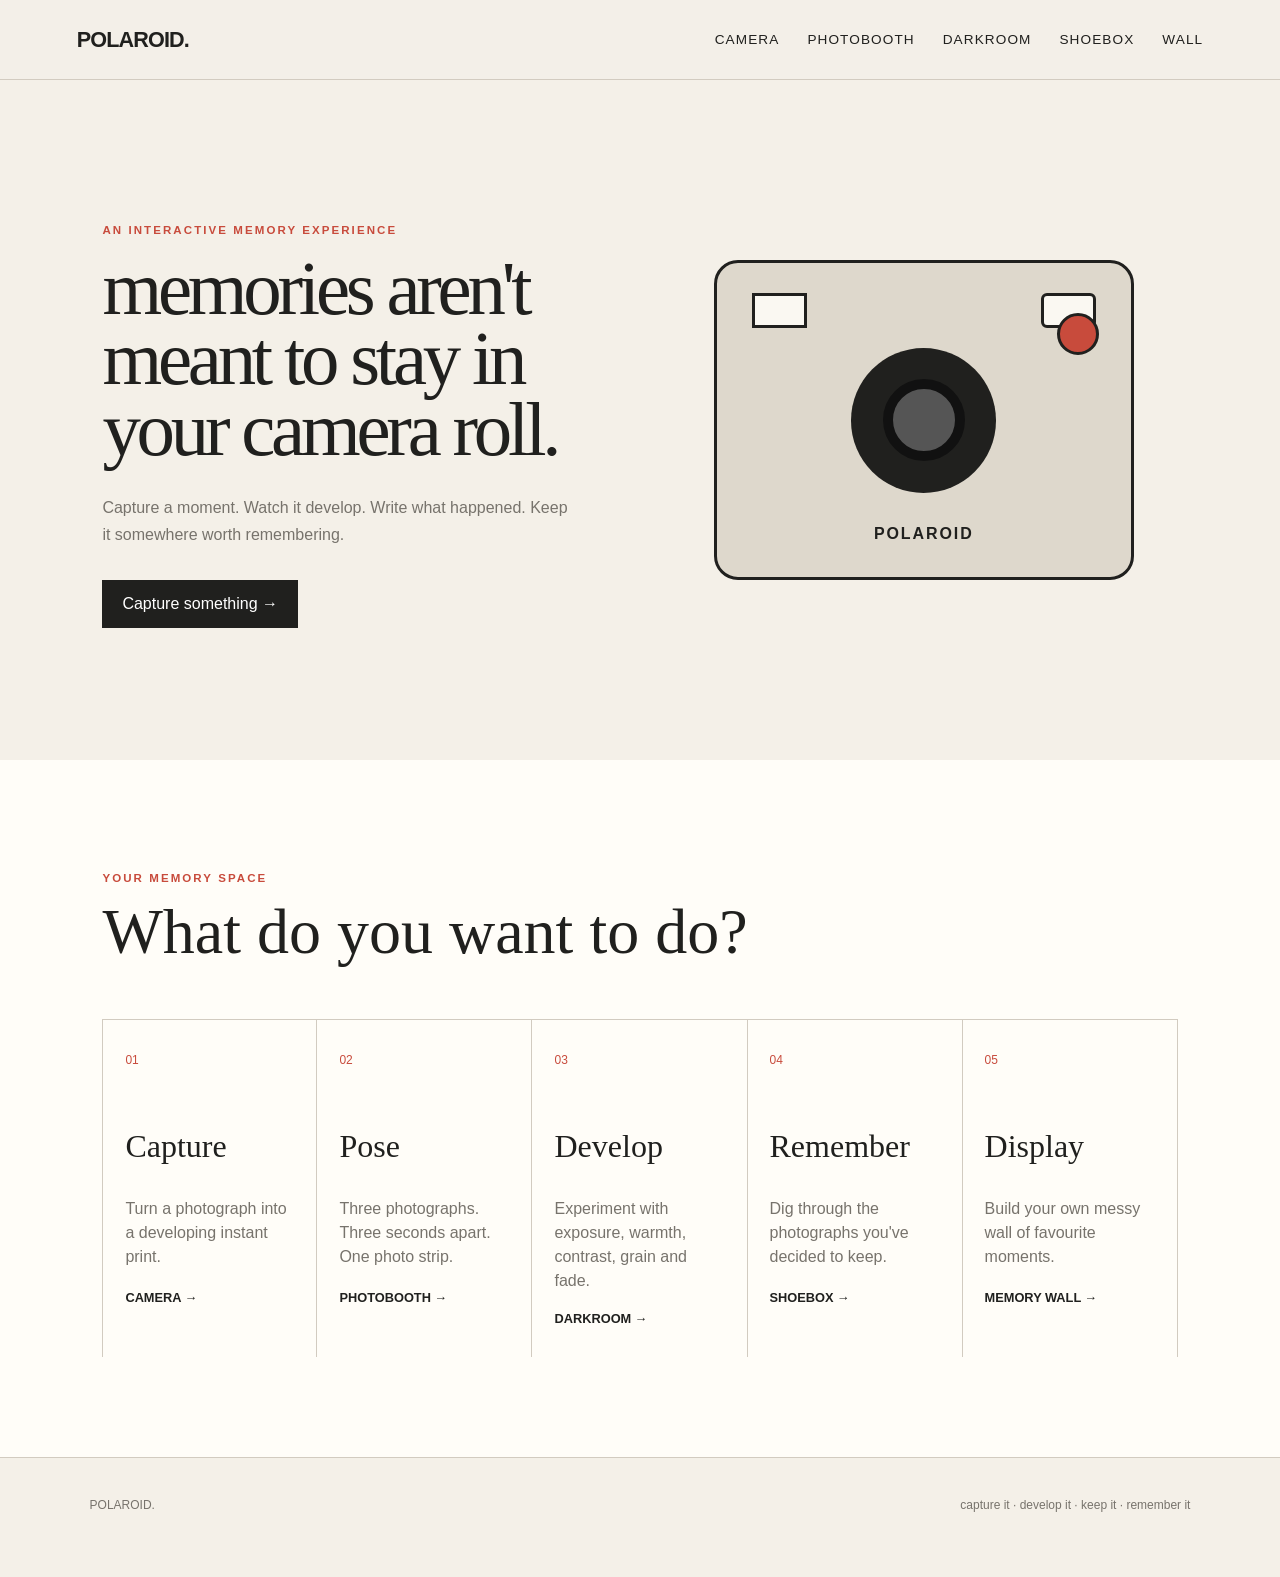
<file: index.html>
<!DOCTYPE html>
<html lang="en">
<head>
    <meta charset="UTF-8">
    <meta name="viewport" content="width=device-width, initial-scale=1.0">
    <title>Polaroid — Keep the Moment</title>
    <link rel="stylesheet" href="css/style.css">
</head>

<body>

<header class="navbar">
    <a class="brand" href="index.html">POLAROID.</a>

    <button class="menu-btn" id="menuBtn" aria-label="Open menu">☰</button>

    <nav id="navLinks">
        <a href="camera.html">Camera</a>
        <a href="photobooth.html">Photobooth</a>
        <a href="darkroom.html">Darkroom</a>
        <a href="shoebox.html">Shoebox</a>
        <a href="wall.html">Wall</a>
    </nav>
</header>


<main>

    <section class="hero">

        <div class="hero-copy">
            <p class="eyebrow">AN INTERACTIVE MEMORY EXPERIENCE</p>

            <h1>
                memories aren't<br>
                meant to stay in<br>
                your camera roll.
            </h1>

            <p class="hero-description">
                Capture a moment. Watch it develop.
                Write what happened. Keep it somewhere
                worth remembering.
            </p>

            <a href="camera.html" class="primary-btn">
                Capture something →
            </a>
        </div>


        <div class="camera-stage">

            <div class="camera-illustration">

                <div class="camera-top">
                    <div class="flash-box"></div>
                    <div class="viewfinder"></div>
                </div>

                <div class="lens">
                    <div class="lens-inner"></div>
                </div>

                <button id="homeShutter" class="shutter-button"
                        aria-label="Press camera shutter">
                </button>

                <p>POLAROID</p>

            </div>

            <div id="flashOverlay" class="flash-overlay"></div>

            <div id="demoPolaroid" class="demo-polaroid">
                <div class="demo-photo">
                    <span>your memory</span>
                </div>
                <p>some moments deserve paper.</p>
            </div>

        </div>

    </section>


    <section class="experiences">

        <p class="eyebrow">YOUR MEMORY SPACE</p>
        <h2>What do you want to do?</h2>

        <div class="experience-grid">

            <a href="camera.html" class="experience-card">
                <span>01</span>
                <h3>Capture</h3>
                <p>Turn a photograph into a developing instant print.</p>
                <strong>Camera →</strong>
            </a>

            <a href="photobooth.html" class="experience-card">
                <span>02</span>
                <h3>Pose</h3>
                <p>Three photographs. Three seconds apart. One photo strip.</p>
                <strong>Photobooth →</strong>
            </a>

            <a href="darkroom.html" class="experience-card">
                <span>03</span>
                <h3>Develop</h3>
                <p>Experiment with exposure, warmth, contrast, grain and fade.</p>
                <strong>Darkroom →</strong>
            </a>

            <a href="shoebox.html" class="experience-card">
                <span>04</span>
                <h3>Remember</h3>
                <p>Dig through the photographs you've decided to keep.</p>
                <strong>Shoebox →</strong>
            </a>

            <a href="wall.html" class="experience-card">
                <span>05</span>
                <h3>Display</h3>
                <p>Build your own messy wall of favourite moments.</p>
                <strong>Memory Wall →</strong>
            </a>

        </div>

    </section>

</main>


<footer>
    <span>POLAROID.</span>
    <span>capture it · develop it · keep it · remember it</span>
</footer>


<script src="js/common.js"></script>
<script>
const shutter = document.getElementById("homeShutter");
const flash = document.getElementById("flashOverlay");
const polaroid = document.getElementById("demoPolaroid");

shutter.addEventListener("click", () => {

    flash.classList.remove("flash");

    void flash.offsetWidth;

    flash.classList.add("flash");

    polaroid.classList.remove("ejected");

    void polaroid.offsetWidth;

    polaroid.classList.add("ejected");
});
</script>

</body>
</html>
</file>
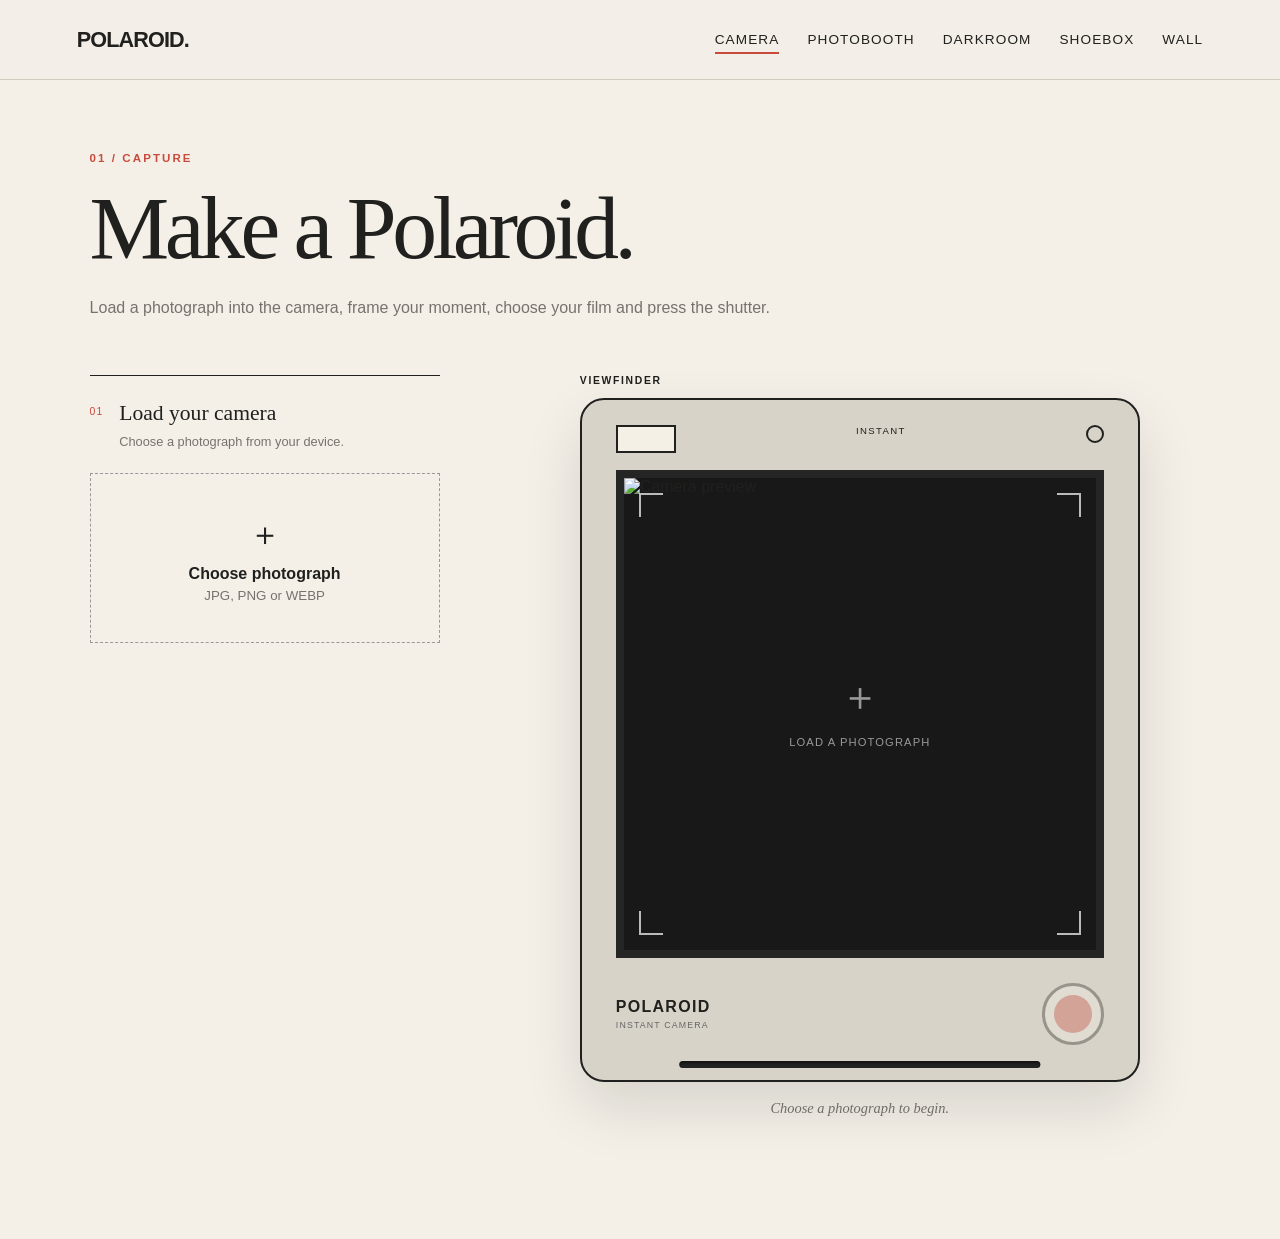
<file: camera.html>
<!DOCTYPE html>
<html lang="en">
<head>
    <meta charset="UTF-8">
    <meta name="viewport" content="width=device-width, initial-scale=1.0">
    <title>Camera — Polaroid</title>
    <link rel="stylesheet" href="css/style.css">
</head>

<body>

<header class="navbar">
    <a class="brand" href="index.html">POLAROID.</a>

    <button class="menu-btn" id="menuBtn">☰</button>

    <nav id="navLinks">
        <a class="active" href="camera.html">Camera</a>
        <a href="photobooth.html">Photobooth</a>
        <a href="darkroom.html">Darkroom</a>
        <a href="shoebox.html">Shoebox</a>
        <a href="wall.html">Wall</a>
    </nav>
</header>


<main class="tool-page">

    <div class="page-heading">
        <p class="eyebrow">01 / CAPTURE</p>

        <h1>Make a Polaroid.</h1>

        <p>
            Load a photograph into the camera, frame your moment,
            choose your film and press the shutter.
        </p>
    </div>


    <section class="new-camera-workspace">

        <!-- LEFT CONTROLS -->

        <aside class="camera-controls">

            <div class="camera-step">
                <span class="step-number">01</span>

                <div>
                    <h3>Load your camera</h3>
                    <p>Choose a photograph from your device.</p>
                </div>
            </div>


            <label class="upload-box">
                <span class="upload-icon">＋</span>
                <strong>Choose photograph</strong>
                <small>JPG, PNG or WEBP</small>

                <input
                    type="file"
                    id="photoInput"
                    accept="image/*"
                    hidden
                >
            </label>


            <div
                id="framingControls"
                class="framing-controls hidden"
            >

                <div class="camera-step">
                    <span class="step-number">02</span>

                    <div>
                        <h3>Frame it</h3>
                        <p>Drag the photograph to choose your crop.</p>
                    </div>
                </div>


                <div class="zoom-control">

                    <div class="zoom-label">
                        <span>ZOOM</span>
                        <span id="zoomValue">100%</span>
                    </div>

                    <input
                        type="range"
                        id="zoomSlider"
                        min="1"
                        max="2.5"
                        value="1"
                        step="0.01"
                    >

                </div>


                <button
                    id="resetPosition"
                    class="text-button"
                >
                    ↺ Reset framing
                </button>


                <div class="camera-step film-step">
                    <span class="step-number">03</span>

                    <div>
                        <h3>Choose your film</h3>
                        <p>Give the photograph its character.</p>
                    </div>
                </div>


                <div class="film-options">

                    <button
                        class="film-btn selected"
                        data-filter="classic"
                    >
                        <span class="film-preview classic"></span>
                        Classic
                    </button>

                    <button
                        class="film-btn"
                        data-filter="warm"
                    >
                        <span class="film-preview warm"></span>
                        Warm
                    </button>

                    <button
                        class="film-btn"
                        data-filter="faded"
                    >
                        <span class="film-preview faded"></span>
                        Faded
                    </button>

                    <button
                        class="film-btn"
                        data-filter="bw"
                    >
                        <span class="film-preview bw"></span>
                        B&W
                    </button>

                    <button
                        class="film-btn"
                        data-filter="cool"
                    >
                        <span class="film-preview cool"></span>
                        Cool
                    </button>

                </div>

            </div>

        </aside>


        <!-- RIGHT CAMERA AREA -->

        <section class="capture-area">

            <p class="camera-section-label">
                VIEWFINDER
            </p>


            <div class="digital-camera">

                <div class="camera-details">

                    <div class="camera-flash-unit"></div>

                    <span>INSTANT</span>

                    <div class="camera-view-dot"></div>

                </div>


                <!-- VIEWFINDER -->

                <div
                    id="viewfinder"
                    class="photo-viewfinder"
                >

                    <div
                        id="viewfinderEmpty"
                        class="viewfinder-empty"
                    >
                        <span>＋</span>
                        <p>load a photograph</p>
                    </div>


                    <img
                        id="previewImage"
                        draggable="false"
                        alt="Camera preview"
                    >


                    <div
                        id="dragHint"
                        class="drag-hint hidden"
                    >
                        ↔ drag to frame
                    </div>


                    <div class="focus-mark top-left"></div>
                    <div class="focus-mark top-right"></div>
                    <div class="focus-mark bottom-left"></div>
                    <div class="focus-mark bottom-right"></div>

                </div>


                <div class="camera-bottom">

                    <div>
                        <strong>POLAROID</strong>
                        <small>INSTANT CAMERA</small>
                    </div>


                    <button
                        id="takePolaroid"
                        class="physical-shutter"
                        disabled
                        aria-label="Take photograph"
                    >
                        <span></span>
                    </button>

                </div>


                <!-- PHOTO EXIT SLOT -->

                <div class="photo-slot"></div>

            </div>


            <p
                id="cameraMessage"
                class="camera-instruction"
            >
                Choose a photograph to begin.
            </p>


            <!-- FLASH -->

            <div
                id="cameraFlash"
                class="flash-overlay"
            ></div>


            <!-- POLAROID RESULT -->

            <section
                id="developingArea"
                class="developing-area hidden"
            >

                <p class="camera-section-label">
                    YOUR POLAROID
                </p>


                <div
                    id="polaroid"
                    class="polaroid-card result-polaroid"
                >

                    <div
                        class="polaroid-inner"
                        id="polaroidInner"
                    >

                        <!-- FRONT -->

                        <div class="polaroid-front">

                            <div class="photo-area">

                                <img
                                    id="polaroidImage"
                                    alt="Developing Polaroid"
                                >

                                <div
                                    id="developWash"
                                    class="develop-wash"
                                ></div>

                            </div>


                            <input
                                id="captionInput"
                                class="caption-input"
                                maxlength="35"
                                placeholder="write something..."
                                disabled
                            >


                            <span
                                id="dateLabel"
                                class="photo-date"
                            ></span>

                        </div>


                        <!-- BACK -->

                        <div class="polaroid-back">

                            <p class="back-label">
                                THE STORY BEHIND THIS ONE
                            </p>


                            <textarea
                                id="memoryInput"
                                maxlength="220"
                                placeholder="What happened that day?"
                                disabled
                            ></textarea>


                            <span id="backDate"></span>

                        </div>

                    </div>

                </div>


                <!-- DEVELOPMENT -->

                <div
                    id="developControls"
                    class="develop-controls"
                >

                    <p id="developText">
                        developing... 0%
                    </p>


                    <div class="progress-track">

                        <div
                            id="developProgress"
                            class="progress-fill"
                        ></div>

                    </div>


                    <small>
                        Grab the Polaroid and shake it if you're impatient.
                    </small>

                </div>


                <!-- AFTER DEVELOPMENT -->

                <div
                    id="finishedControls"
                    class="finished-controls hidden"
                >

                    <button
                        id="flipPhoto"
                        class="secondary-btn"
                    >
                        ↻ Flip photo
                    </button>


                    <button
                        id="savePhoto"
                        class="primary-btn"
                    >
                        Put in Shoebox
                    </button>

                </div>

            </section>


            <!-- Hidden canvas used to capture crop -->

            <canvas
                id="cropCanvas"
                width="700"
                height="700"
                class="hidden"
            ></canvas>

        </section>

    </section>

</main>


<script src="js/common.js"></script>
<script src="js/camera.js"></script>

</body>
</html>
</file>
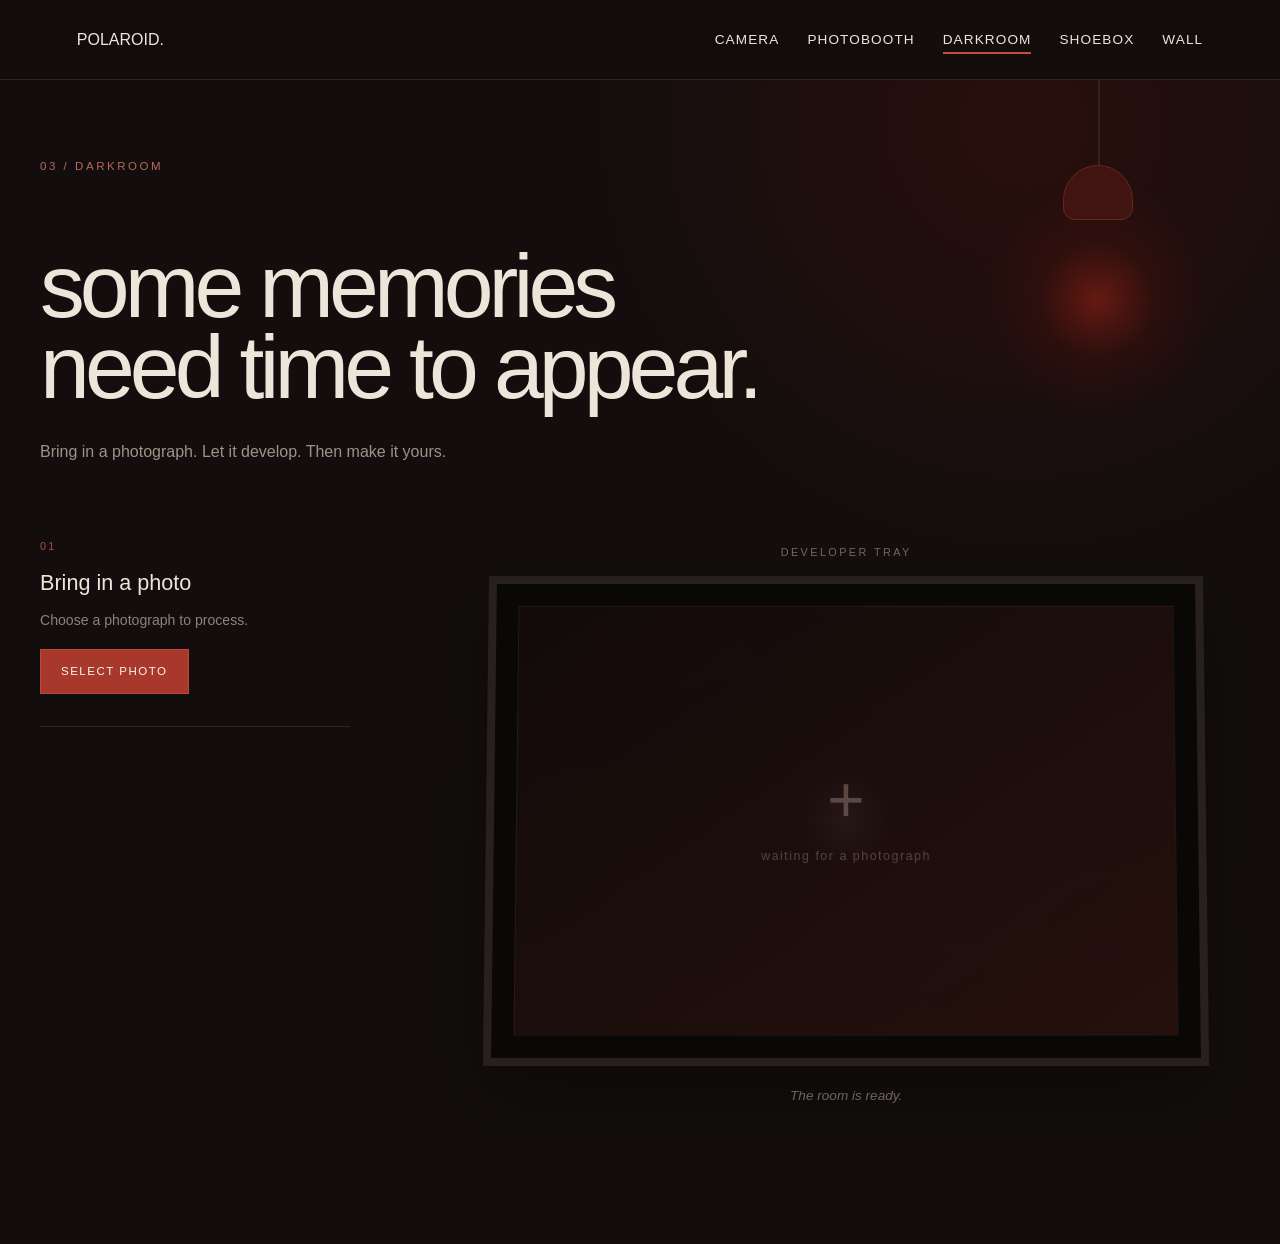
<file: darkroom.html>
<!DOCTYPE html>
<html lang="en">

<head>
    <meta charset="UTF-8">
    <meta name="viewport" content="width=device-width, initial-scale=1.0">

    <title>Darkroom | Polaroid</title>

    <link rel="stylesheet" href="css/style.css">
</head>

<body class="darkroom-body">

    <!-- NAVBAR -->
    <header class="navbar">

        <a href="index.html" class="logo">
            POLAROID.
        </a>

        <button class="menu-btn" id="menuBtn">
            ☰
        </button>

        <nav class="nav-links" id="navLinks">
            <a href="camera.html">CAMERA</a>
            <a href="photobooth.html">PHOTOBOOTH</a>
            <a href="darkroom.html" class="active">DARKROOM</a>
            <a href="shoebox.html">SHOEBOX</a>
            <a href="wall.html">WALL</a>
        </nav>

    </header>


    <!-- DARKROOM HEADER -->
    <section class="darkroom-intro">

        <p class="darkroom-number">03 / DARKROOM</p>

        <h1>
            some memories<br>
            need time to appear.
        </h1>

        <p>
            Bring in a photograph. Let it develop.
            Then make it yours.
        </p>

    </section>


    <!-- RED SAFELIGHT -->
    <div class="safe-light" aria-hidden="true">
        <div class="safe-light-wire"></div>
        <div class="safe-light-lamp"></div>
        <div class="safe-light-glow"></div>
    </div>


    <!-- MAIN DARKROOM -->
    <main class="darkroom-workspace">

        <!-- LEFT SIDE -->
        <section class="darkroom-controls">

            <!-- STEP 1 -->
            <div class="darkroom-step">

                <span class="step-number">01</span>

                <h2>Bring in a photo</h2>

                <p>
                    Choose a photograph to process.
                </p>

                <label class="dark-upload-btn">

                    SELECT PHOTO

                    <input
                        type="file"
                        id="darkroomInput"
                        accept="image/*"
                        hidden
                    >

                </label>

            </div>


            <!-- STEP 2 -->
            <div
                class="darkroom-step hidden"
                id="developStep"
            >

                <span class="step-number">02</span>

                <h2>Develop it</h2>

                <p>
                    Lower the print into the developer.
                </p>

                <button
                    id="developButton"
                    class="dark-primary-btn"
                >
                    DEVELOP PHOTO
                </button>

            </div>


            <!-- STEP 3 -->
            <div
                class="darkroom-step hidden"
                id="adjustmentStep"
            >

                <span class="step-number">03</span>

                <h2>Fine tune</h2>

                <p class="control-hint">
                    Make the memory feel the way you remember it.
                </p>


                <!-- EXPOSURE -->
                <div class="dark-slider">

                    <div class="slider-label">
                        <label for="exposure">
                            Exposure
                        </label>

                        <span id="exposureValue">
                            100
                        </span>
                    </div>

                    <input
                        type="range"
                        id="exposure"
                        min="60"
                        max="140"
                        value="100"
                    >

                </div>


                <!-- CONTRAST -->
                <div class="dark-slider">

                    <div class="slider-label">
                        <label for="contrast">
                            Contrast
                        </label>

                        <span id="contrastValue">
                            100
                        </span>
                    </div>

                    <input
                        type="range"
                        id="contrast"
                        min="60"
                        max="150"
                        value="100"
                    >

                </div>


                <!-- WARMTH -->
                <div class="dark-slider">

                    <div class="slider-label">
                        <label for="warmth">
                            Warmth
                        </label>

                        <span id="warmthValue">
                            0
                        </span>
                    </div>

                    <input
                        type="range"
                        id="warmth"
                        min="0"
                        max="60"
                        value="0"
                    >

                </div>


                <!-- SATURATION -->
                <div class="dark-slider">

                    <div class="slider-label">
                        <label for="saturation">
                            Saturation
                        </label>

                        <span id="saturationValue">
                            100
                        </span>
                    </div>

                    <input
                        type="range"
                        id="saturation"
                        min="0"
                        max="160"
                        value="100"
                    >

                </div>


                <!-- GRAIN -->
                <div class="dark-slider">

                    <div class="slider-label">
                        <label for="grain">
                            Grain
                        </label>

                        <span id="grainValue">
                            0
                        </span>
                    </div>

                    <input
                        type="range"
                        id="grain"
                        min="0"
                        max="35"
                        value="0"
                    >

                </div>


                <!-- FADE -->
                <div class="dark-slider">

                    <div class="slider-label">
                        <label for="fade">
                            Fade
                        </label>

                        <span id="fadeValue">
                            0
                        </span>
                    </div>

                    <input
                        type="range"
                        id="fade"
                        min="0"
                        max="45"
                        value="0"
                    >

                </div>


                <button
                    id="resetDarkroom"
                    class="dark-text-btn"
                >
                    Reset adjustments
                </button>

            </div>

        </section>


        <!-- RIGHT SIDE -->
        <section class="darkroom-stage">

            <p class="stage-label">
                DEVELOPER TRAY
            </p>


            <!-- TRAY -->
            <div
                class="developer-tray"
                id="developerTray"
            >

                <div class="tray-inner">

                    <!-- WATER -->
                    <div
                        class="chemical-water"
                        id="chemicalWater"
                    ></div>


                    <!-- EMPTY STATE -->
                    <div
                        class="tray-empty"
                        id="trayEmpty"
                    >
                        <span>+</span>

                        <p>
                            waiting for a photograph
                        </p>
                    </div>


                    <!-- PHOTO -->
                    <div
                        class="darkroom-print hidden"
                        id="darkroomPrint"
                    >

                        <canvas
                            id="darkroomCanvas"
                        ></canvas>

                        <div
                            class="developer-wash"
                            id="developerWash"
                        ></div>

                    </div>

                </div>

            </div>


            <p
                class="darkroom-message"
                id="darkroomMessage"
            >
                The room is ready.
            </p>


            <!-- DEVELOPMENT PROGRESS -->
            <div
                class="dark-progress-wrap hidden"
                id="darkProgressWrap"
            >

                <div class="dark-progress-track">

                    <div
                        class="dark-progress"
                        id="darkProgress"
                    ></div>

                </div>

                <p id="darkProgressText">
                    developing...
                </p>

            </div>


            <!-- FINAL ACTION -->
            <div
                class="darkroom-final-actions hidden"
                id="darkroomFinalActions"
            >

                <button
                    id="makePolaroid"
                    class="dark-primary-btn"
                >
                    MAKE IT A POLAROID
                </button>

            </div>


            <!-- FINAL POLAROID -->
            <section
                class="darkroom-polaroid-section hidden"
                id="darkroomPolaroidSection"
            >

                <p class="stage-label">
                    YOUR PRINT
                </p>


                <div
                    class="dark-final-polaroid"
                    id="darkFinalPolaroid"
                >

                    <div
                        class="dark-final-inner"
                        id="darkFinalInner"
                    >

                        <!-- FRONT -->
                        <div class="dark-final-front">

                            <img
                                id="darkFinalImage"
                                alt="Developed Polaroid"
                            >

                            <input
                                type="text"
                                id="darkCaption"
                                maxlength="40"
                                placeholder="write something..."
                            >

                            <span id="darkDate"></span>

                        </div>


                        <!-- BACK -->
                        <div class="dark-final-back">

                            <p class="back-small">
                                the story behind this one
                            </p>

                            <textarea
                                id="darkMemory"
                                maxlength="220"
                                placeholder="what do you remember?"
                            ></textarea>

                            <span id="darkBackDate"></span>

                        </div>

                    </div>

                </div>


                <div class="dark-polaroid-actions">

                    <button
                        id="darkFlip"
                        class="dark-text-btn"
                    >
                        FLIP PHOTO ↻
                    </button>

                    <button
                        id="darkSave"
                        class="dark-primary-btn"
                    >
                        SAVE TO SHOEBOX ♡
                    </button>

                </div>

            </section>

        </section>

    </main>


    <script src="js/common.js"></script>
    <script src="js/darkroom.js"></script>

</body>

</html>
</file>
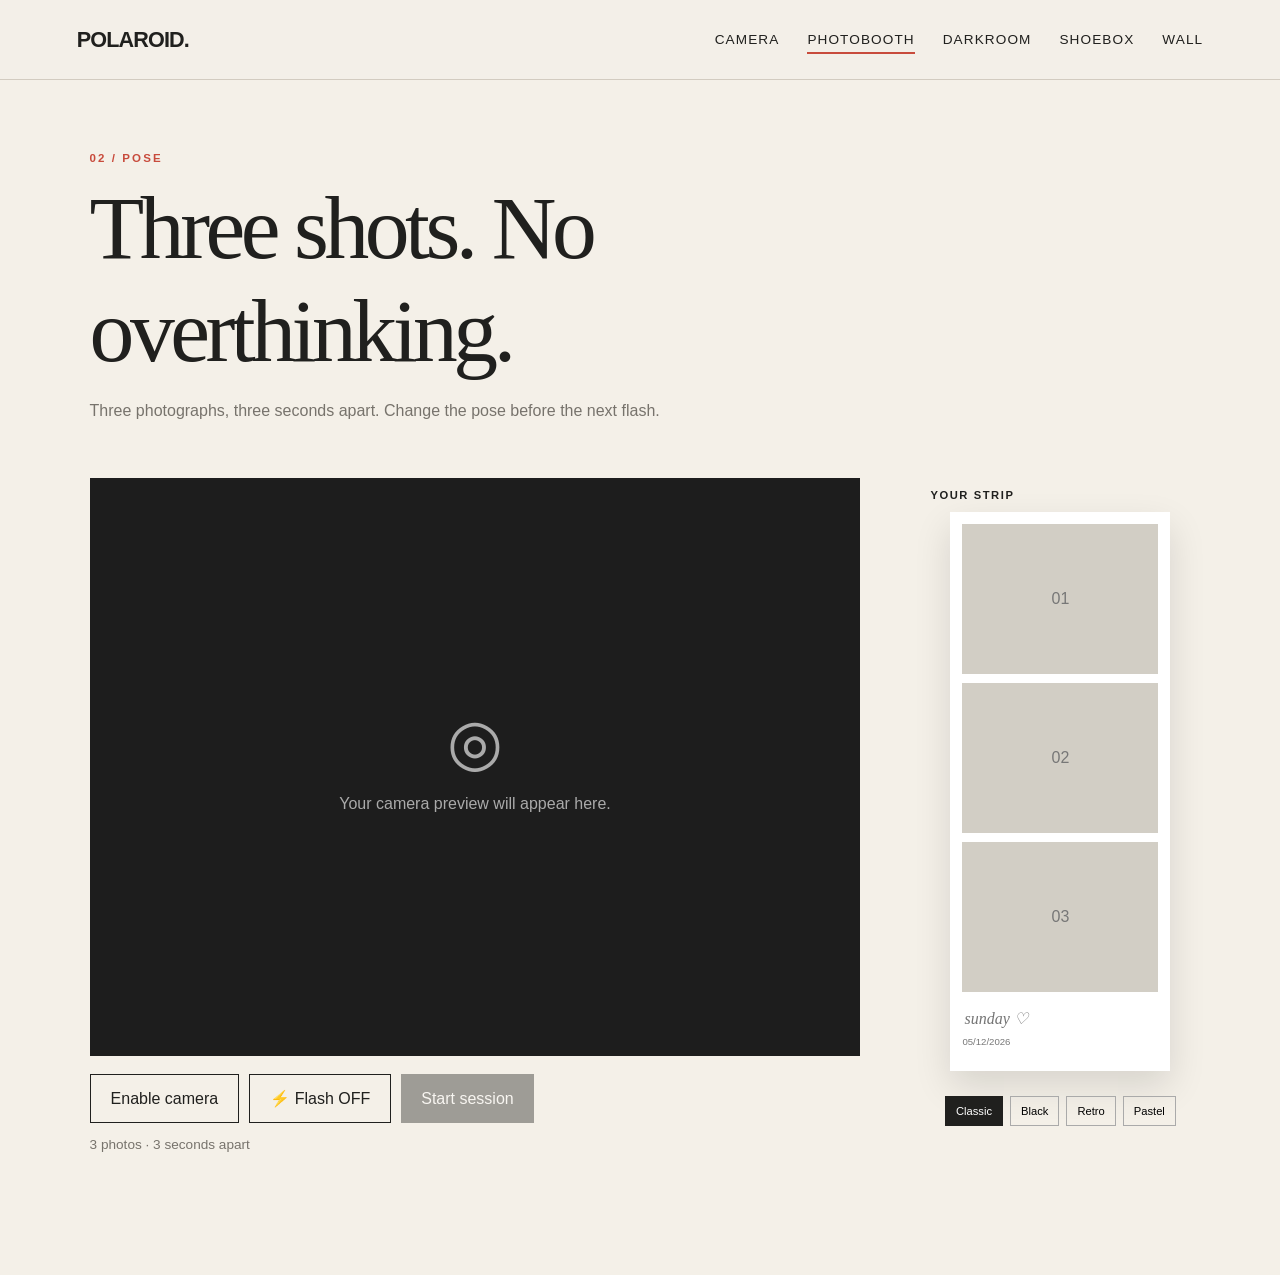
<file: photobooth.html>
<!DOCTYPE html>
<html lang="en">
<head>
    <meta charset="UTF-8">
    <meta name="viewport" content="width=device-width, initial-scale=1.0">
    <title>Photobooth — Polaroid</title>
    <link rel="stylesheet" href="css/style.css">
</head>

<body class="booth-body">
<div id="boothFlash" class="screen-flash"></div>
<header class="navbar">
    <a class="brand" href="index.html">POLAROID.</a>

    <button class="menu-btn" id="menuBtn">☰</button>

    <nav id="navLinks">
        <a href="camera.html">Camera</a>
        <a class="active" href="photobooth.html">Photobooth</a>
        <a href="darkroom.html">Darkroom</a>
        <a href="shoebox.html">Shoebox</a>
        <a href="wall.html">Wall</a>
    </nav>
</header>


<main class="tool-page">

    <div class="page-heading">
        <p class="eyebrow">02 / POSE</p>
        <h1>Three shots. No overthinking.</h1>
        <p>
            Three photographs, three seconds apart.
            Change the pose before the next flash.
        </p>
    </div>


    <section class="booth-layout">

        <div class="booth-camera">

            <div class="video-wrapper">

                <video
                    id="video"
                    autoplay
                    playsinline>
                </video>

                <div id="cameraPlaceholder"
                     class="camera-placeholder">
                    <span>◎</span>
                    <p>Your camera preview will appear here.</p>
                </div>

                <div id="countdown"
                     class="countdown">
                </div>

                <div id="boothFlash"
                     class="flash-overlay">
                </div>

            </div>


            <canvas id="captureCanvas"
                    class="hidden">
            </canvas>
            <div class="booth-actions">

        <button id="enableCamera"
            class="secondary-btn">
        Enable camera
        </button>

        <button id="flashToggle"
            class="secondary-btn flash-toggle">
        ⚡ Flash OFF
        </button>

        <button id="startBooth"
            class="primary-btn"
            disabled>
            Start session
        </button>

        </div>

            

            <p id="boothMessage"
               class="status-message">
                3 photos · 3 seconds apart
            </p>

        </div>


        <aside class="strip-area">

            <p class="control-title">
                YOUR STRIP
            </p>

            <div id="photoStrip"
                 class="photo-strip">

                <div class="strip-photo"
                     data-index="0">
                    <span>01</span>
                </div>

                <div class="strip-photo"
                     data-index="1">
                    <span>02</span>
                </div>

                <div class="strip-photo"
                     data-index="2">
                    <span>03</span>
                </div>

                <input
                    id="stripCaption"
                    class="strip-caption"
                    maxlength="24"
                    placeholder="sunday ♡"
                >

                <span id="stripDate"
                      class="strip-date">
                </span>

            </div>


            <div class="strip-styles">

                <button class="strip-style selected"
                        data-style="classic">
                    Classic
                </button>

                <button class="strip-style"
                        data-style="black">
                    Black
                </button>

                <button class="strip-style"
                        data-style="retro">
                    Retro
                </button>

                <button class="strip-style"
                        data-style="pastel">
                    Pastel
                </button>

            </div>


            <div id="stripActions"
                 class="strip-actions hidden">

                <button id="retakeOne"
                        class="secondary-btn">
                    Retake one
                </button>

                <button id="restartBooth"
                        class="secondary-btn">
                    Start over
                </button>

                <button id="saveStrip"
                        class="primary-btn">
                    Keep strip
                </button>

            </div>

        </aside>

    </section>

</main>


<script src="js/common.js"></script>
<script src="js/photobooth.js"></script>

</body>
</html>
</file>
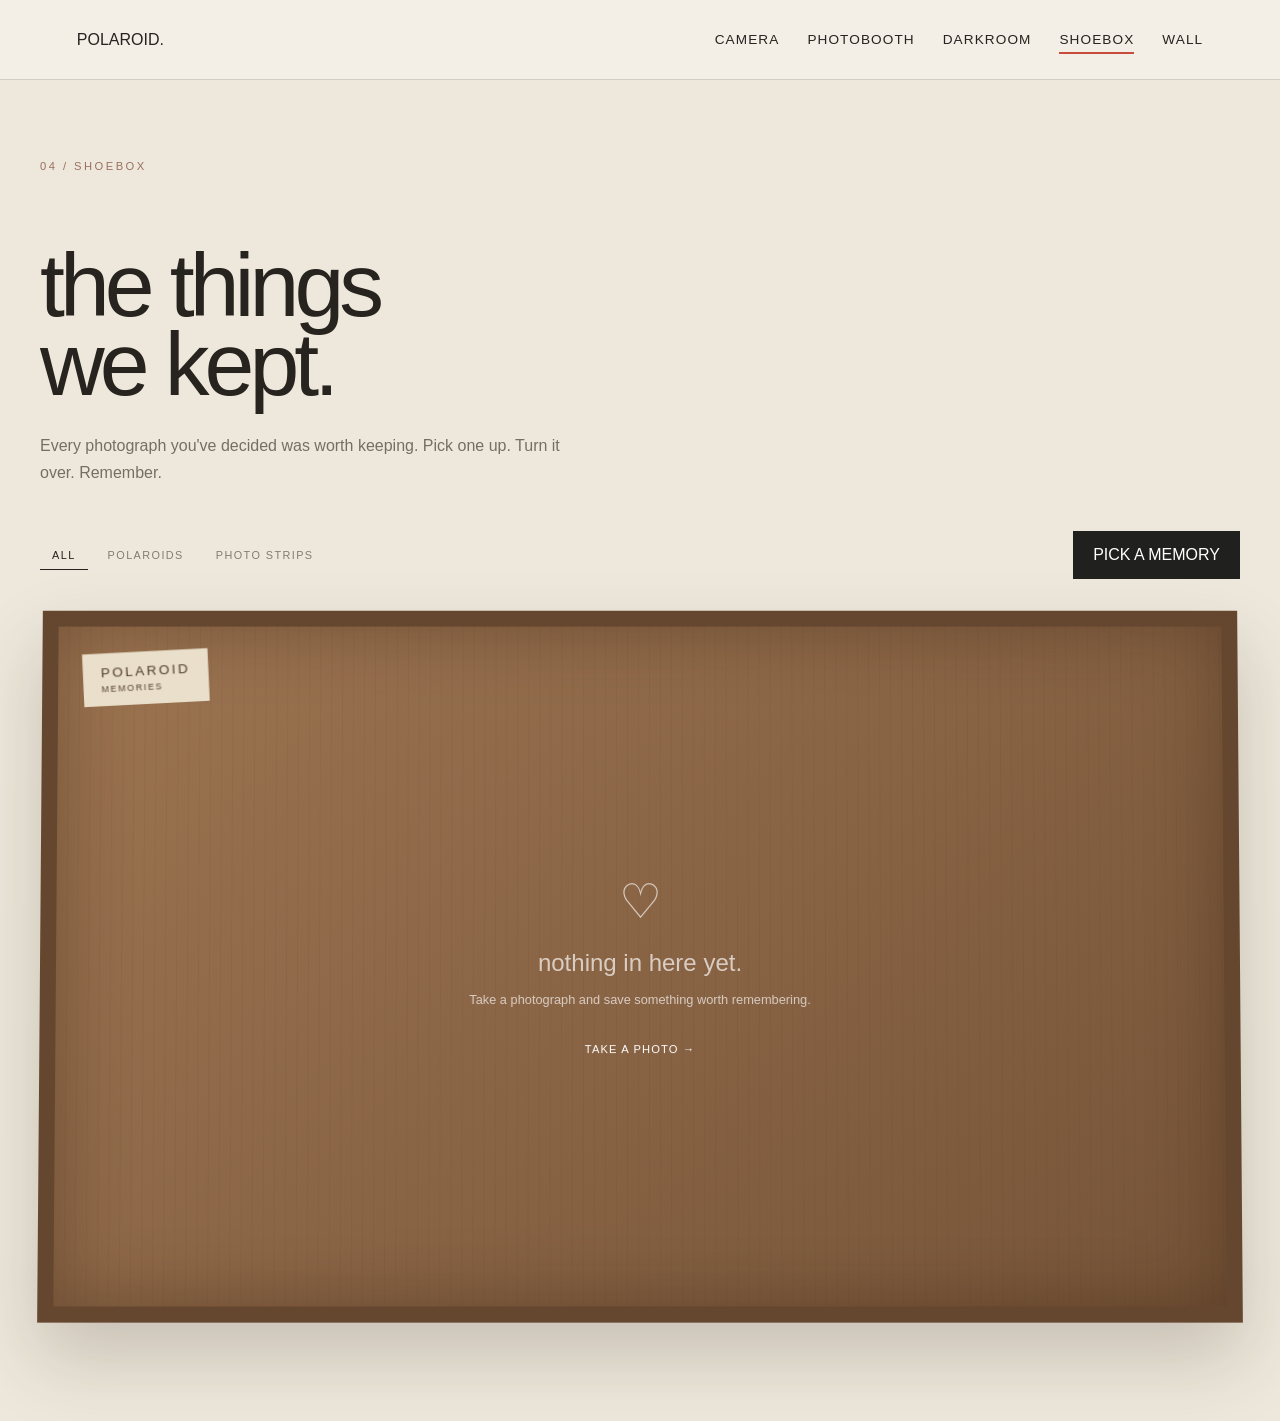
<file: shoebox.html>
<!DOCTYPE html>
<html lang="en">

<head>
    <meta charset="UTF-8">
    <meta name="viewport" content="width=device-width, initial-scale=1.0">
    <title>Shoebox | Polaroid</title>
    <link rel="stylesheet" href="css/style.css">
</head>

<body class="shoebox-body">

<header class="navbar">

    <a href="index.html" class="logo">POLAROID.</a>

    <button class="menu-btn" id="menuBtn">☰</button>

    <nav class="nav-links" id="navLinks">
        <a href="camera.html">CAMERA</a>
        <a href="photobooth.html">PHOTOBOOTH</a>
        <a href="darkroom.html">DARKROOM</a>
        <a href="shoebox.html" class="active">SHOEBOX</a>
        <a href="wall.html">WALL</a>
    </nav>

</header>


<section class="shoebox-intro">

    <p class="section-number">04 / SHOEBOX</p>

    <h1>
        the things<br>
        we kept.
    </h1>

    <p>
        Every photograph you've decided was worth keeping.
        Pick one up. Turn it over. Remember.
    </p>

</section>


<section class="shoebox-toolbar">

    <div class="shoebox-filters">

        <button class="box-filter active" data-filter="all">
            ALL
        </button>

        <button class="box-filter" data-filter="polaroid">
            POLAROIDS
        </button>

        <button class="box-filter" data-filter="strip">
            PHOTO STRIPS
        </button>

    </div>

    <button id="pickMemory" class="primary-btn">
        PICK A MEMORY
    </button>

</section>


<main class="shoebox-shell">

    <div class="box-back">

        <div class="box-label">
            <span>POLAROID</span>
            <small>MEMORIES</small>
        </div>

        <div id="memoryPile" class="memory-pile">

            <div id="emptyShoebox" class="empty-shoebox">
                <span>♡</span>

                <h2>nothing in here yet.</h2>

                <p>
                    Take a photograph and save something worth remembering.
                </p>

                <a href="camera.html">
                    TAKE A PHOTO →
                </a>
            </div>

        </div>

    </div>

</main>


<!-- MEMORY VIEWER -->

<div id="memoryViewer" class="memory-viewer hidden">

    <div
        id="viewerBackdrop"
        class="viewer-backdrop">
    </div>

    <div class="viewer-content">

        <button
            id="closeViewer"
            class="viewer-close"
            aria-label="Close">
            ×
        </button>

        <div id="viewerMemory"></div>

        <div class="viewer-actions">

            <button id="viewerFlip" class="secondary-btn">
                FLIP ↻
            </button>

            <button id="addToWall" class="primary-btn">
                PIN TO WALL
            </button>

            <button id="deleteMemory" class="danger-text-btn">
                DELETE
            </button>

        </div>

    </div>

</div>


<script src="js/common.js"></script>
<script src="js/shoebox.js"></script>

</body>

</html>
</file>
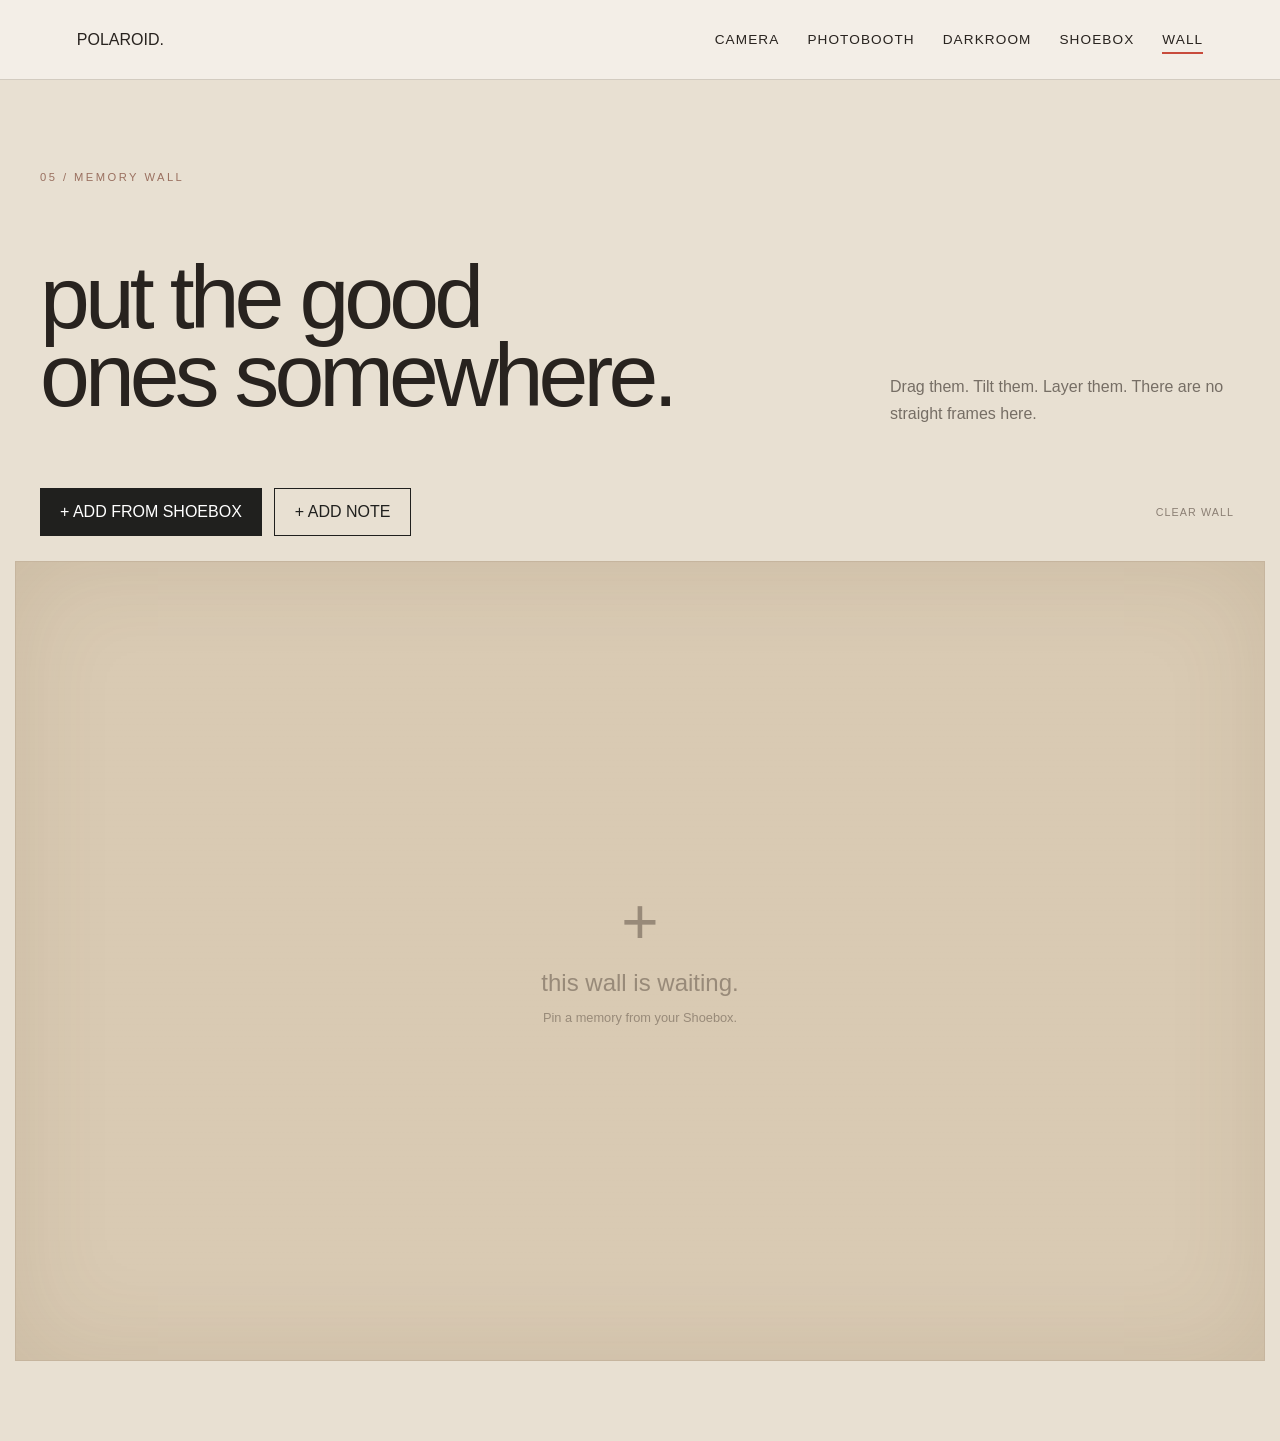
<file: wall.html>
<!DOCTYPE html>
<html lang="en">

<head>
    <meta charset="UTF-8">
    <meta name="viewport" content="width=device-width, initial-scale=1.0">
    <title>Memory Wall | Polaroid</title>
    <link rel="stylesheet" href="css/style.css">
</head>

<body class="wall-body">

<header class="navbar">

    <a href="index.html" class="logo">
        POLAROID.
    </a>

    <button class="menu-btn" id="menuBtn">
        ☰
    </button>

    <nav class="nav-links" id="navLinks">
        <a href="camera.html">CAMERA</a>
        <a href="photobooth.html">PHOTOBOOTH</a>
        <a href="darkroom.html">DARKROOM</a>
        <a href="shoebox.html">SHOEBOX</a>
        <a href="wall.html" class="active">WALL</a>
    </nav>

</header>


<section class="wall-intro">

    <div>

        <p class="section-number">
            05 / MEMORY WALL
        </p>

        <h1>
            put the good<br>
            ones somewhere.
        </h1>

    </div>

    <p>
        Drag them. Tilt them. Layer them.
        There are no straight frames here.
    </p>

</section>


<section class="wall-toolbar">

    <button id="openMemoryPicker" class="primary-btn">
        + ADD FROM SHOEBOX
    </button>

    <button id="addNote" class="secondary-btn">
        + ADD NOTE
    </button>

    <button id="clearWall" class="wall-text-btn">
        CLEAR WALL
    </button>

</section>


<main
    id="memoryWall"
    class="memory-wall"
>

    <div id="emptyWall" class="empty-wall">

        <span>+</span>

        <h2>this wall is waiting.</h2>

        <p>
            Pin a memory from your Shoebox.
        </p>

    </div>

</main>


<!-- MEMORY PICKER -->

<div id="wallPicker" class="wall-picker hidden">

    <div
        id="pickerBackdrop"
        class="picker-backdrop">
    </div>

    <section class="picker-panel">

        <div class="picker-heading">

            <div>
                <small>YOUR SHOEBOX</small>
                <h2>Choose a memory</h2>
            </div>

            <button
                id="closePicker"
                class="viewer-close">
                ×
            </button>

        </div>

        <div
            id="pickerMemories"
            class="picker-memories">
        </div>

    </section>

</div>


<!-- SELECTED ITEM CONTROLS -->

<div
    id="wallItemControls"
    class="wall-item-controls hidden"
>

    <button id="rotateLeft">
        ↶
    </button>

    <button id="rotateRight">
        ↷
    </button>

    <button id="smallerItem">
        −
    </button>

    <button id="largerItem">
        +
    </button>

    <button id="changePin">
        TAPE
    </button>

    <button id="removeWallItem">
        ×
    </button>

</div>


<script src="js/common.js"></script>
<script src="js/wall.js"></script>

</body>

</html>
</file>
<file: css/style.css>
/* ==============================
   GLOBAL
================================ */

* {
    box-sizing: border-box;
}

:root {
    --paper: #f4f0e8;
    --paper-dark: #e6dfd2;
    --ink: #20201e;
    --muted: #77736c;
    --red: #c84b3c;
    --border: #d2cbc0;
    --white: #fffdf8;
}

html {
    scroll-behavior: smooth;
}

body {
    margin: 0;
    background: var(--paper);
    color: var(--ink);
    font-family: Arial, Helvetica, sans-serif;
}

button,
input,
textarea {
    font: inherit;
}

button,
a {
    -webkit-tap-highlight-color: transparent;
}

button {
    cursor: pointer;
}

a {
    color: inherit;
    text-decoration: none;
}


/* ==============================
   NAVIGATION
================================ */

.navbar {
    min-height: 80px;
    display: flex;
    align-items: center;
    justify-content: space-between;
    padding: 0 6%;
    border-bottom: 1px solid var(--border);
    position: relative;
    z-index: 20;
    background: rgba(244, 240, 232, .95);
}

.brand {
    font-weight: 900;
    letter-spacing: -.04em;
    font-size: 1.35rem;
}

.navbar nav {
    display: flex;
    align-items: center;
    gap: 28px;
}

.navbar nav a {
    font-size: .85rem;
    text-transform: uppercase;
    letter-spacing: .08em;
    position: relative;
}

.navbar nav a::after {
    content: "";
    position: absolute;
    left: 0;
    right: 100%;
    bottom: -7px;
    height: 2px;
    background: var(--red);
    transition: .25s;
}

.navbar nav a:hover::after,
.navbar nav a.active::after {
    right: 0;
}

.menu-btn {
    display: none;
    border: 0;
    background: transparent;
    font-size: 1.4rem;
}


/* ==============================
   BUTTONS
================================ */

.primary-btn,
.secondary-btn {
    border: 0;
    padding: 14px 20px;
    min-height: 48px;
    display: inline-flex;
    align-items: center;
    justify-content: center;
    transition: transform .2s, background .2s;
}

.primary-btn {
    background: var(--ink);
    color: white;
}

.primary-btn:hover {
    transform: translateY(-2px);
}

.primary-btn:disabled {
    opacity: .4;
    cursor: not-allowed;
    transform: none;
}

.secondary-btn {
    background: transparent;
    color: var(--ink);
    border: 1px solid var(--ink);
}

.button-full {
    width: 100%;
}


/* ==============================
   HOME
================================ */

.hero {
    min-height: 680px;
    display: grid;
    grid-template-columns: 1fr 1fr;
    align-items: center;
    padding: 70px 8%;
    gap: 60px;
}

.eyebrow {
    font-size: .72rem;
    letter-spacing: .18em;
    font-weight: bold;
    color: var(--red);
}

.hero h1 {
    font-family: Georgia, "Times New Roman", serif;
    font-size: clamp(3rem, 6vw, 6.8rem);
    line-height: .92;
    font-weight: normal;
    margin: 18px 0 28px;
    letter-spacing: -.055em;
}

.hero-description {
    max-width: 470px;
    line-height: 1.7;
    color: var(--muted);
    margin-bottom: 32px;
}


/* CAMERA ILLUSTRATION */

.camera-stage {
    min-height: 540px;
    display: flex;
    align-items: center;
    justify-content: center;
    position: relative;
}

.camera-illustration {
    width: min(420px, 90%);
    height: 320px;
    background: #ded8cc;
    border-radius: 24px;
    border: 3px solid var(--ink);
    position: relative;
    z-index: 5;
    display: flex;
    align-items: center;
    justify-content: center;
}

.camera-illustration > p {
    position: absolute;
    bottom: 18px;
    font-weight: 900;
    letter-spacing: .12em;
}

.camera-top {
    position: absolute;
    top: 30px;
    left: 35px;
    right: 35px;
    display: flex;
    justify-content: space-between;
}

.flash-box,
.viewfinder {
    width: 55px;
    height: 35px;
    border: 3px solid var(--ink);
    background: #faf8f2;
}

.viewfinder {
    border-radius: 6px;
}

.lens {
    width: 145px;
    height: 145px;
    border-radius: 50%;
    background: var(--ink);
    display: grid;
    place-items: center;
}

.lens-inner {
    width: 82px;
    height: 82px;
    border-radius: 50%;
    background: #555;
    border: 10px solid #111;
}

.shutter-button {
    position: absolute;
    right: 32px;
    top: 50px;
    width: 42px;
    height: 42px;
    background: var(--red);
    border: 3px solid var(--ink);
    border-radius: 50%;
}

.demo-polaroid {
    width: 190px;
    height: 235px;
    background: #fff;
    padding: 12px 12px 35px;
    position: absolute;
    bottom: 20px;
    transform: translateY(-160px) rotate(3deg);
    opacity: 0;
    z-index: 2;
}

.demo-photo {
    width: 100%;
    height: 165px;
    background: #bcb7ae;
    display: grid;
    place-items: center;
    color: #fff;
}

.demo-polaroid p {
    font-family: Georgia, serif;
    font-style: italic;
    font-size: .75rem;
}

.demo-polaroid.ejected {
    animation: eject 1.3s ease forwards;
}

@keyframes eject {
    0% {
        transform: translateY(-160px) rotate(3deg);
        opacity: 0;
    }

    40% {
        opacity: 1;
    }

    100% {
        transform: translateY(180px) rotate(-5deg);
        opacity: 1;
    }
}


/* ==============================
   EXPERIENCES
================================ */

.experiences {
    padding: 100px 8%;
    background: var(--white);
}

.experiences h2 {
    font-family: Georgia, serif;
    font-size: clamp(2.5rem, 5vw, 5rem);
    font-weight: normal;
    margin: 10px 0 50px;
}

.experience-grid {
    display: grid;
    grid-template-columns: repeat(5, 1fr);
    border-top: 1px solid var(--border);
}

.experience-card {
    padding: 30px 22px;
    min-height: 300px;
    border-right: 1px solid var(--border);
    transition: .3s;
}

.experience-card:first-child {
    border-left: 1px solid var(--border);
}

.experience-card span {
    color: var(--red);
    font-size: .75rem;
}

.experience-card h3 {
    font-family: Georgia, serif;
    font-size: 2rem;
    font-weight: normal;
    margin-top: 60px;
}

.experience-card p {
    color: var(--muted);
    line-height: 1.5;
    min-height: 75px;
}

.experience-card strong {
    font-size: .8rem;
    text-transform: uppercase;
}

.experience-card:hover {
    background: var(--paper);
    transform: translateY(-8px);
}


/* ==============================
   GENERAL TOOL PAGE
================================ */

.tool-page {
    padding: 60px 7% 100px;
}

.page-heading {
    max-width: 780px;
    margin-bottom: 55px;
}

.page-heading h1 {
    font-family: Georgia, serif;
    font-size: clamp(3rem, 7vw, 6rem);
    font-weight: normal;
    letter-spacing: -.05em;
    margin: 12px 0;
}

.page-heading > p:last-child {
    color: var(--muted);
    line-height: 1.6;
}


/* ==============================
   CAMERA PAGE
================================ */

.camera-workspace {
    display: grid;
    grid-template-columns: minmax(260px, 360px) 1fr;
    gap: 60px;
}

.control-panel {
    border-top: 1px solid var(--ink);
    padding-top: 25px;
}

.upload-box {
    min-height: 170px;
    border: 1px dashed #999;
    display: flex;
    flex-direction: column;
    align-items: center;
    justify-content: center;
    cursor: pointer;
    margin-bottom: 35px;
    transition: .2s;
}

.upload-box:hover {
    background: var(--white);
}

.upload-icon {
    font-size: 2rem;
    margin-bottom: 8px;
}

.upload-box small {
    color: var(--muted);
    margin-top: 5px;
}

.control-title {
    font-size: .7rem;
    letter-spacing: .14em;
    font-weight: bold;
}

.film-options {
    display: grid;
    grid-template-columns: repeat(5, 1fr);
    gap: 8px;
    margin: 15px 0 35px;
}

.film-btn {
    border: 1px solid transparent;
    background: transparent;
    padding: 5px;
    font-size: .65rem;
}

.film-btn.selected {
    border-color: var(--ink);
}

.film-preview {
    display: block;
    height: 55px;
    margin-bottom: 7px;
    background: #aaa;
}

.film-preview.warm {
    background: #c19a79;
}

.film-preview.faded {
    background: #bbb09d;
}

.film-preview.bw {
    background: #777;
}

.film-preview.cool {
    background: #8397a4;
}


/* POLAROID */

.polaroid-stage {
    min-height: 630px;
    display: flex;
    flex-direction: column;
    align-items: center;
    justify-content: flex-start;
    position: relative;
    padding-top: 20px;
}

.polaroid-card {
    width: 320px;
    height: 390px;
    perspective: 1200px;
    touch-action: pan-y;
    user-select: none;
}

.polaroid-inner {
    position: relative;
    width: 100%;
    height: 100%;
    transition: transform .7s;
    transform-style: preserve-3d;
}

.polaroid-inner.flipped {
    transform: rotateY(180deg);
}

.polaroid-front,
.polaroid-back {
    position: absolute;
    inset: 0;
    backface-visibility: hidden;
    background: #fff;
    border: 1px solid #ddd;
    padding: 18px;
    box-shadow: 0 18px 45px rgba(0,0,0,.12);
}

.polaroid-back {
    transform: rotateY(180deg);
    padding: 35px;
    background:
        repeating-linear-gradient(
            #fff,
            #fff 29px,
            #e6e0d7 30px
        );
}

.photo-area {
    height: 285px;
    background: #d6d2ca;
    overflow: hidden;
    position: relative;
}

.photo-area img {
    width: 100%;
    height: 100%;
    object-fit: cover;
    display: none;
}

.empty-photo {
    height: 100%;
    display: grid;
    place-items: center;
    color: #777;
    font-size: .8rem;
}

.caption-input {
    width: 100%;
    border: 0;
    background: transparent;
    margin-top: 17px;
    font-family: Georgia, serif;
    font-style: italic;
    font-size: 1rem;
    outline: none;
}

.photo-date,
.strip-date {
    display: block;
    font-size: .6rem;
    color: #777;
    margin-top: 7px;
}

.back-label {
    font-size: .65rem;
    letter-spacing: .13em;
    font-weight: bold;
}

.polaroid-back textarea {
    width: 100%;
    height: 220px;
    resize: none;
    border: 0;
    background: transparent;
    outline: none;
    line-height: 30px;
    font-family: Georgia, serif;
    font-size: 1rem;
}

.develop-controls,
.finished-controls {
    width: min(420px, 100%);
    margin-top: 35px;
    text-align: center;
}

.progress-track {
    height: 4px;
    background: #ccc;
    margin: 12px 0;
}

.progress-fill {
    height: 100%;
    width: 0;
    background: var(--red);
    transition: width .2s;
}

.finished-controls {
    display: flex;
    justify-content: center;
    gap: 10px;
}

.status-message {
    min-height: 25px;
    color: var(--muted);
    font-size: .85rem;
}


/* FILM FILTERS */

.filter-classic {
    filter: none;
}

.filter-warm {
    filter: sepia(.2) saturate(1.15) contrast(.96);
}

.filter-faded {
    filter: sepia(.18) saturate(.75) contrast(.85) brightness(1.08);
}

.filter-bw {
    filter: grayscale(1) contrast(1.08);
}

.filter-cool {
    filter: saturate(.85) hue-rotate(8deg) contrast(.98);
}


/* ==============================
   PHOTOBOOTH
================================ */

.booth-layout {
    display: grid;
    grid-template-columns: minmax(0, 1.5fr) minmax(260px, .5fr);
    gap: 70px;
    align-items: start;
}

.video-wrapper {
    background: #171717;
    aspect-ratio: 4 / 3;
    position: relative;
    overflow: hidden;
}

#video {
    width: 100%;
    height: 100%;
    object-fit: cover;
    transform: scaleX(-1);
}

.camera-placeholder {
    position: absolute;
    inset: 0;
    display: grid;
    place-content: center;
    text-align: center;
    color: #aaa;
    background: #1d1d1d;
}

.camera-placeholder span {
    font-size: 4rem;
}

.countdown {
    position: absolute;
    inset: 0;
    display: grid;
    place-items: center;
    font-family: Georgia, serif;
    font-size: clamp(6rem, 18vw, 12rem);
    color: white;
    pointer-events: none;
    text-shadow: 0 3px 20px rgba(0,0,0,.3);
}

.booth-actions {
    display: flex;
    gap: 10px;
    margin-top: 18px;
}

.photo-strip {
    width: 220px;
    margin: 0 auto;
    background: #fff;
    padding: 12px 12px 24px;
    box-shadow: 0 15px 35px rgba(0,0,0,.12);
    transition: .3s;
}

.strip-photo {
    height: 150px;
    background: #d2cec5;
    margin-bottom: 9px;
    display: grid;
    place-items: center;
    overflow: hidden;
    color: #777;
}

.strip-photo img {
    width: 100%;
    height: 100%;
    object-fit: cover;
}

.strip-caption {
    width: 100%;
    border: 0;
    background: transparent;
    font-family: Georgia, serif;
    font-style: italic;
    margin-top: 8px;
    outline: none;
}

.photo-strip.black {
    background: #111;
    color: white;
}

.photo-strip.black .strip-caption {
    color: white;
}

.photo-strip.retro {
    background: #e9d9b8;
}

.photo-strip.pastel {
    background: #e6dce5;
}

.strip-styles {
    display: flex;
    flex-wrap: wrap;
    justify-content: center;
    gap: 7px;
    margin: 25px 0;
}

.strip-style {
    background: transparent;
    border: 1px solid #aaa;
    padding: 8px 10px;
    font-size: .7rem;
}

.strip-style.selected {
    border-color: var(--ink);
    background: var(--ink);
    color: white;
}

.strip-actions {
    display: flex;
    flex-direction: column;
    gap: 8px;
}


/* ==============================
   FLASH
================================ */

.flash-overlay {
    position: absolute;
    inset: 0;
    background: white;
    opacity: 0;
    pointer-events: none;
    z-index: 50;
}

.flash-overlay.flash {
    animation: flash .45s ease;
}

@keyframes flash {
    0% { opacity: 0; }
    15% { opacity: 1; }
    100% { opacity: 0; }
}


/* ==============================
   FOOTER
================================ */

footer {
    min-height: 120px;
    border-top: 1px solid var(--border);
    padding: 40px 7%;
    display: flex;
    justify-content: space-between;
    color: var(--muted);
    font-size: .75rem;
}


/* ==============================
   UTILITIES
================================ */

.hidden {
    display: none !important;
}


/* ==============================
   RESPONSIVE
================================ */

@media (max-width: 1050px) {

    .experience-grid {
        grid-template-columns: repeat(2, 1fr);
    }

    .camera-workspace,
    .booth-layout {
        grid-template-columns: 1fr;
    }

    .strip-area {
        margin-top: 40px;
    }
}


@media (max-width: 760px) {

    .navbar {
        min-height: 68px;
        padding: 0 5%;
    }

    .menu-btn {
        display: block;
    }

    .navbar nav {
        display: none;
        position: absolute;
        top: 68px;
        left: 0;
        right: 0;
        background: var(--paper);
        border-bottom: 1px solid var(--border);
        padding: 25px 5%;
        flex-direction: column;
        align-items: flex-start;
        gap: 20px;
    }

    .navbar nav.open {
        display: flex;
    }

    .hero {
        grid-template-columns: 1fr;
        padding: 60px 6%;
    }

    .camera-stage {
        min-height: 480px;
    }

    .experience-grid {
        grid-template-columns: 1fr;
    }

    .experience-card {
        min-height: auto;
    }

    .tool-page {
        padding: 45px 5% 80px;
    }

    .film-options {
        grid-template-columns: repeat(3, 1fr);
    }

    .polaroid-card {
        width: min(300px, 88vw);
        height: 365px;
    }

    .photo-area {
        height: 260px;
    }

    .finished-controls,
    .booth-actions {
        flex-direction: column;
    }

    footer {
        flex-direction: column;
        gap: 10px;
    }
}
/* ==================================================
   NEW CAMERA EXPERIENCE
================================================== */

.new-camera-workspace {
    display: grid;
    grid-template-columns: minmax(270px, 350px) minmax(0, 1fr);
    gap: clamp(40px, 7vw, 110px);
    align-items: start;
}


/* LEFT PANEL */

.camera-controls {
    border-top: 1px solid var(--ink);
    padding-top: 25px;
}

.camera-step {
    display: flex;
    gap: 16px;
    align-items: flex-start;
    margin-bottom: 22px;
}

.step-number {
    color: var(--red);
    font-size: .65rem;
    letter-spacing: .1em;
    padding-top: 5px;
}

.camera-step h3 {
    margin: 0 0 6px;
    font-family: Georgia, serif;
    font-weight: normal;
    font-size: 1.35rem;
}

.camera-step p {
    margin: 0;
    color: var(--muted);
    font-size: .8rem;
    line-height: 1.5;
}

.framing-controls {
    margin-top: 35px;
}

.film-step {
    margin-top: 40px;
}


/* ZOOM */

.zoom-control {
    margin: 20px 0 10px;
}

.zoom-label {
    display: flex;
    justify-content: space-between;
    font-size: .65rem;
    letter-spacing: .12em;
    margin-bottom: 10px;
}

.zoom-control input {
    width: 100%;
    accent-color: var(--ink);
}

.text-button {
    border: 0;
    background: transparent;
    padding: 5px 0;
    color: var(--muted);
    font-size: .75rem;
}

.text-button:hover {
    color: var(--ink);
}


/* ==============================
   CAMERA BODY
================================ */

.capture-area {
    position: relative;
    display: flex;
    flex-direction: column;
    align-items: center;
}

.camera-section-label {
    width: min(560px, 100%);
    font-size: .65rem;
    letter-spacing: .16em;
    font-weight: bold;
    margin: 0 0 12px;
}

.digital-camera {
    width: min(560px, 100%);
    background: #d8d3c8;
    border: 2px solid var(--ink);
    border-radius: 24px;
    padding: 25px 34px 35px;
    position: relative;

    box-shadow:
        0 25px 60px rgba(0,0,0,.12);
}

.camera-details {
    height: 45px;
    display: flex;
    align-items: flex-start;
    justify-content: space-between;
    font-size: .6rem;
    letter-spacing: .14em;
}

.camera-flash-unit {
    width: 60px;
    height: 28px;
    border: 2px solid var(--ink);
    background: #f5f0e6;
}

.camera-view-dot {
    width: 18px;
    height: 18px;
    border: 2px solid var(--ink);
    border-radius: 50%;
}


/* ==============================
   VIEWFINDER / CROPPER
================================ */

.photo-viewfinder {
    width: 100%;
    aspect-ratio: 1 / 1;
    background: #181818;
    position: relative;
    overflow: hidden;

    cursor: grab;

    touch-action: none;

    border: 8px solid #252525;

    user-select: none;
}

.photo-viewfinder.dragging {
    cursor: grabbing;
}


/*
 IMPORTANT:
 Image is positioned manually by JS.
*/

#previewImage {
    position: absolute;

    left: 0;
    top: 0;

    max-width: none;

    transform-origin: top left;

    pointer-events: none;

    user-select: none;
}


.viewfinder-empty {
    position: absolute;
    inset: 0;

    display: flex;
    flex-direction: column;
    align-items: center;
    justify-content: center;

    color: #999;

    z-index: 2;
}

.viewfinder-empty span {
    font-size: 2.5rem;
    font-weight: 200;
}

.viewfinder-empty p {
    font-size: .7rem;
    letter-spacing: .1em;
    text-transform: uppercase;
}


/* DRAG INSTRUCTION */

.drag-hint {
    position: absolute;

    left: 50%;
    bottom: 18px;

    transform: translateX(-50%);

    background: rgba(0,0,0,.65);

    color: white;

    padding: 8px 13px;

    border-radius: 20px;

    font-size: .65rem;

    letter-spacing: .08em;

    pointer-events: none;

    z-index: 5;

    animation: hintFade 4s forwards;
}

@keyframes hintFade {

    0%,
    65% {
        opacity: 1;
    }

    100% {
        opacity: 0;
    }
}


/* VIEWFINDER CORNERS */

.focus-mark {
    position: absolute;

    width: 24px;
    height: 24px;

    z-index: 4;

    pointer-events: none;
}

.focus-mark.top-left {
    top: 15px;
    left: 15px;

    border-top: 2px solid rgba(255,255,255,.7);
    border-left: 2px solid rgba(255,255,255,.7);
}

.focus-mark.top-right {
    top: 15px;
    right: 15px;

    border-top: 2px solid rgba(255,255,255,.7);
    border-right: 2px solid rgba(255,255,255,.7);
}

.focus-mark.bottom-left {
    bottom: 15px;
    left: 15px;

    border-bottom: 2px solid rgba(255,255,255,.7);
    border-left: 2px solid rgba(255,255,255,.7);
}

.focus-mark.bottom-right {
    bottom: 15px;
    right: 15px;

    border-bottom: 2px solid rgba(255,255,255,.7);
    border-right: 2px solid rgba(255,255,255,.7);
}


/* ==============================
   CAMERA LOWER BODY
================================ */

.camera-bottom {
    display: flex;

    align-items: center;

    justify-content: space-between;

    margin-top: 25px;
}

.camera-bottom strong {
    display: block;

    font-size: 1rem;

    letter-spacing: .08em;
}

.camera-bottom small {
    display: block;

    margin-top: 4px;

    color: #666;

    font-size: .55rem;

    letter-spacing: .13em;
}


/* PHYSICAL SHUTTER */

.physical-shutter {
    width: 62px;
    height: 62px;

    border-radius: 50%;

    border: 3px solid var(--ink);

    background: #efede6;

    display: grid;

    place-items: center;

    transition:
        transform .15s,
        opacity .2s;
}

.physical-shutter span {
    width: 38px;
    height: 38px;

    border-radius: 50%;

    background: var(--red);

    display: block;
}

.physical-shutter:not(:disabled):hover {
    transform: scale(1.07);
}

.physical-shutter:not(:disabled):active {
    transform: scale(.93);
}

.physical-shutter:disabled {
    opacity: .35;

    cursor: not-allowed;
}


/* PHOTO SLOT */

.photo-slot {
    width: 65%;

    height: 7px;

    background: #222;

    border-radius: 5px;

    position: absolute;

    bottom: 12px;

    left: 50%;

    transform: translateX(-50%);

    box-shadow:
        inset 0 2px 3px rgba(0,0,0,.5);
}


.camera-instruction {
    color: var(--muted);

    font-family: Georgia, serif;

    font-style: italic;

    font-size: .9rem;

    min-height: 24px;

    margin-top: 18px;
}


/* ==============================
   DEVELOPING RESULT
================================ */

.developing-area {
    width: 100%;

    display: flex;

    flex-direction: column;

    align-items: center;

    margin-top: 80px;
}

.result-polaroid {
    transform-origin: top center;
}


/*
   Polaroid appears as though it came
   out of the camera.
*/

.result-polaroid.photo-eject {
    animation:
        polaroidEject 1.1s
        cubic-bezier(.2,.8,.2,1)
        both;
}


@keyframes polaroidEject {

    0% {
        opacity: 0;

        transform:
            translateY(-170px)
            rotate(0deg);
    }

    40% {
        opacity: 1;
    }

    100% {
        opacity: 1;

        transform:
            translateY(0)
            rotate(-2deg);
    }
}


/* DEVELOPING WHITE WASH */

.develop-wash {
    position: absolute;

    inset: 0;

    background:
        linear-gradient(
            135deg,
            #f4efe5,
            #e9e4da
        );

    opacity: .94;

    pointer-events: none;

    transition: opacity .25s;
}


/*
   Existing .photo-area needs relative
   positioning for wash overlay.
*/

.photo-area {
    position: relative;
}

.photo-area img {
    display: block;
}


/* ==============================
   RESPONSIVE CAMERA
================================ */

@media (max-width: 950px) {

    .new-camera-workspace {
        grid-template-columns: 1fr;
    }

    .camera-controls {
        max-width: 560px;

        width: 100%;

        margin: 0 auto;
    }

    .capture-area {
        margin-top: 20px;
    }

}


@media (max-width: 600px) {

    .digital-camera {
        padding:
            18px
            18px
            30px;

        border-radius: 18px;
    }

    .camera-details {
        height: 38px;
    }

    .photo-viewfinder {
        border-width: 5px;
    }

    .physical-shutter {
        width: 54px;
        height: 54px;
    }

    .physical-shutter span {
        width: 32px;
        height: 32px;
    }

    .film-options {
        grid-template-columns:
            repeat(3, 1fr);
    }

}

/* =========================================
   PHOTOBOOTH FLASH OPTION
========================================= */


/* Flash ON button */

.flash-toggle.active-flash {
    background: #fff;
    color: #111;
    border-color: #fff;

    box-shadow:
        0 0 20px rgba(255,255,255,.9),
        0 0 50px rgba(255,255,255,.55);
}


/* =========================================
   SCREEN LIGHT
   Stays ON while Flash is enabled
========================================= */

.booth-body.booth-light-on {
    background: #ffffff;
}


/*
   Bright edges act like a selfie light.

   The middle stays clear so the user
   can still see the webcam preview.
*/

.booth-body.booth-light-on::before {
    content: "";

    position: fixed;

    inset: 0;

    pointer-events: none;

    z-index: 9000;

    border:
        clamp(20px, 4vw, 60px)
        solid white;

    box-shadow:
        inset 0 0 100px
        rgba(255,255,255,.85);

    animation:
        boothLightOn .3s ease forwards;
}


@keyframes boothLightOn {

    from {
        opacity: 0;
    }

    to {
        opacity: 1;
    }

}


/* =========================================
   FULL SCREEN PHOTO FLASH
========================================= */

.screen-flash {
    position: fixed;

    inset: 0;

    width: 100vw;
    height: 100vh;

    background: white;

    opacity: 0;

    pointer-events: none;

    z-index: 99999;
}


.screen-flash.flash {
    animation:
        photoboothFlash .6s ease-out;
}


@keyframes photoboothFlash {

    0% {
        opacity: 0;
    }

    5% {
        opacity: 1;
    }

    25% {
        opacity: 1;
    }

    55% {
        opacity: .6;
    }

    100% {
        opacity: 0;
    }

}


/* =========================================
   FLASH CHARGING
========================================= */

.video-wrapper.pre-flash {
    box-shadow:
        0 0 35px rgba(255,255,255,.95),
        0 0 80px rgba(255,255,255,.7),
        0 0 130px rgba(255,255,255,.4);

    transition:
        box-shadow .3s ease;
}


/* =========================================
   PHOTO DEVELOPING INTO STRIP
========================================= */

.strip-photo img.strip-develop {
    animation:
        stripDevelop 1.2s ease forwards;
}


@keyframes stripDevelop {

    0% {
        opacity: .15;

        filter:
            brightness(1.7)
            contrast(.7)
            saturate(.3);
    }

    50% {
        opacity: .7;
    }

    100% {
        opacity: 1;

        filter:
            brightness(1)
            contrast(1)
            saturate(1);
    }

}
/* =========================================================
   DARKROOM
========================================================= */

.darkroom-body {
    min-height: 100vh;

    background:
        radial-gradient(
            circle at 80% 10%,
            rgba(155, 20, 12, .16),
            transparent 28%
        ),
        #130e0d;

    color: #eee5da;
}


/* Navbar needs to fit dark room */

.darkroom-body .navbar {
    background:
        rgba(19, 14, 13, .94);

    border-bottom:
        1px solid rgba(255,255,255,.1);
}


.darkroom-body .logo,
.darkroom-body .nav-links a,
.darkroom-body .menu-btn {
    color: #eee5da;
}


/* =========================================================
   INTRO
========================================================= */

.darkroom-intro {
    width:
        min(1200px, calc(100% - 40px));

    margin:
        80px auto 70px;

    position: relative;

    z-index: 2;
}


.darkroom-number {
    font-size: .72rem;

    letter-spacing: .22em;

    color: #b7695e;

    margin-bottom: 22px;
}


.darkroom-intro h1 {
    font-size:
        clamp(3rem, 7vw, 7rem);

    font-weight: 400;

    line-height: .9;

    letter-spacing: -.055em;

    max-width: 900px;

    margin-bottom: 30px;
}


.darkroom-intro > p:last-child {
    color: #9f9188;

    max-width: 480px;

    line-height: 1.7;
}


/* =========================================================
   RED SAFELIGHT
========================================================= */

.safe-light {
    position: absolute;

    top: 80px;
    right: 8%;

    width: 160px;
    height: 230px;

    pointer-events: none;
}


.safe-light-wire {
    position: absolute;

    width: 2px;
    height: 90px;

    background: #332422;

    left: 50%;
}


.safe-light-lamp {
    position: absolute;

    top: 85px;
    left: 50%;

    transform:
        translateX(-50%);

    width: 70px;
    height: 55px;

    background: #401411;

    border-radius:
        35px 35px 12px 12px;

    border:
        1px solid #70231d;

    z-index: 2;
}


.safe-light-glow {
    position: absolute;

    top: 105px;
    left: 50%;

    transform:
        translateX(-50%);

    width: 230px;
    height: 230px;

    background:
        radial-gradient(
            circle,
            rgba(215, 42, 25, .38),
            rgba(150, 20, 15, .12) 35%,
            transparent 70%
        );

    animation:
        safelightPulse
        4s ease-in-out infinite;
}


@keyframes safelightPulse {

    0%,
    100% {
        opacity: .65;
    }

    50% {
        opacity: 1;
    }

}


/* =========================================================
   WORKSPACE
========================================================= */

.darkroom-workspace {
    width:
        min(1200px, calc(100% - 40px));

    margin:
        0 auto 120px;

    display: grid;

    grid-template-columns:
        minmax(230px, 310px)
        minmax(0, 1fr);

    gap:
        clamp(50px, 8vw, 130px);

    align-items: start;
}


/* =========================================================
   CONTROLS
========================================================= */

.darkroom-controls {
    position: sticky;

    top: 110px;
}


.darkroom-step {
    padding:
        0 0 32px;

    margin-bottom: 32px;

    border-bottom:
        1px solid
        rgba(255,255,255,.1);
}


.darkroom-step .step-number {
    display: block;

    font-size: .68rem;

    letter-spacing: .2em;

    color: #a74a3e;

    margin-bottom: 12px;
}


.darkroom-step h2 {
    font-size: 1.35rem;

    font-weight: 400;

    margin-bottom: 8px;
}


.darkroom-step p {
    color: #8e817a;

    font-size: .88rem;

    line-height: 1.5;

    margin-bottom: 18px;
}


/* =========================================================
   BUTTONS
========================================================= */

.dark-upload-btn,
.dark-primary-btn {
    display: inline-flex;

    align-items: center;
    justify-content: center;

    min-height: 45px;

    padding:
        0 20px;

    border:
        1px solid #b64b3d;

    background:
        #a8372c;

    color: #fff5ec;

    font: inherit;

    font-size: .72rem;

    letter-spacing: .13em;

    cursor: pointer;

    transition:
        transform .2s ease,
        background .2s ease;
}


.dark-upload-btn:hover,
.dark-primary-btn:hover {
    background:
        #c64a3c;

    transform:
        translateY(-2px);
}


.dark-primary-btn:disabled {
    opacity: .45;

    cursor: default;

    transform: none;
}


.dark-text-btn {
    border: 0;

    background: transparent;

    color: #a9978e;

    padding: 8px 0;

    font: inherit;

    font-size: .75rem;

    cursor: pointer;

    text-decoration: underline;

    text-underline-offset: 5px;
}


/* =========================================================
   SLIDERS
========================================================= */

.dark-slider {
    margin-bottom: 18px;
}


.slider-label {
    display: flex;

    justify-content:
        space-between;

    gap: 20px;

    margin-bottom: 8px;

    font-size: .76rem;

    color: #b9aaa1;
}


.dark-slider input[type="range"] {
    width: 100%;

    accent-color:
        #b84436;
}


/* =========================================================
   STAGE
========================================================= */

.darkroom-stage {
    min-width: 0;

    text-align: center;
}


.stage-label {
    font-size: .68rem;

    letter-spacing: .22em;

    color: #776863;

    margin-bottom: 16px;
}


/* =========================================================
   DEVELOPER TRAY
========================================================= */

.developer-tray {
    width:
        min(100%, 720px);

    margin:
        0 auto;

    padding: 22px;

    background:
        #090807;

    border:
        8px solid #27201e;

    box-shadow:
        0 28px 70px
        rgba(0,0,0,.45);

    transform:
        perspective(1000px)
        rotateX(2deg);

    cursor: crosshair;
}


.tray-inner {
    position: relative;

    min-height: 430px;

    display: flex;

    align-items: center;
    justify-content: center;

    overflow: hidden;

    background:
        linear-gradient(
            145deg,
            #120b0a,
            #25100d
        );

    border:
        1px solid
        rgba(255,255,255,.04);
}


/* =========================================================
   CHEMICAL WATER
========================================================= */

.chemical-water {
    position: absolute;

    inset: 0;

    pointer-events: none;

    z-index: 5;

    opacity: .3;

    background:
        radial-gradient(
            circle
            at
            var(--ripple-x, 50%)
            var(--ripple-y, 50%),

            rgba(255,255,255,.14),

            transparent 12%
        );

    transition:
        opacity .5s ease;
}


.chemical-water.moving {
    opacity: .8;

    background:
        radial-gradient(
            circle
            at
            var(--ripple-x, 50%)
            var(--ripple-y, 50%),

            rgba(255,255,255,.18) 0,

            rgba(140,30,20,.12) 8%,

            transparent 22%
        );
}


/* =========================================================
   EMPTY TRAY
========================================================= */

.tray-empty {
    color: #58433e;
}


.tray-empty span {
    display: block;

    font-size: 4rem;

    font-weight: 200;

    margin-bottom: 10px;
}


.tray-empty p {
    font-size: .78rem;

    letter-spacing: .12em;
}


/* =========================================================
   PRINT
========================================================= */

.darkroom-print {
    position: relative;

    width:
        min(82%, 520px);

    padding: 12px;

    background:
        #e9e1d5;

    box-shadow:
        0 10px 30px
        rgba(0,0,0,.5);

    transform:
        rotate(-1.5deg);

    z-index: 3;
}


.darkroom-print canvas {
    display: block;

    width: 100%;

    height: auto;
}


.developer-wash {
    position: absolute;

    inset: 12px;

    background:
        linear-gradient(
            135deg,
            rgba(247,242,229,.98),
            rgba(221,206,188,.94)
        );

    pointer-events: none;

    transition:
        opacity .18s linear;
}


/* =========================================================
   MESSAGE
========================================================= */

.darkroom-message {
    min-height: 24px;

    margin:
        24px 0 12px;

    color: #8e817a;

    font-size: .85rem;

    font-style: italic;
}


/* =========================================================
   PROGRESS
========================================================= */

.dark-progress-wrap {
    width:
        min(440px, 80%);

    margin:
        22px auto;
}


.dark-progress-track {
    width: 100%;

    height: 2px;

    background:
        rgba(255,255,255,.1);
}


.dark-progress {
    width: 0;

    height: 100%;

    background:
        #b74335;

    transition:
        width .18s linear;
}


.dark-progress-wrap p {
    margin-top: 10px;

    color: #796b65;

    font-size: .72rem;

    letter-spacing: .08em;
}


/* =========================================================
   FINAL ACTION
========================================================= */

.darkroom-final-actions {
    margin-top: 28px;
}


/* =========================================================
   FINAL POLAROID
========================================================= */

.darkroom-polaroid-section {
    margin-top: 100px;

    padding-top: 60px;

    border-top:
        1px solid
        rgba(255,255,255,.08);
}


.dark-final-polaroid {
    width:
        min(340px, 86vw);

    height: 415px;

    margin:
        30px auto;

    perspective: 1200px;
}


.dark-final-polaroid.lifted {
    animation:
        liftFromTray
        .9s
        cubic-bezier(.2,.8,.2,1)
        both;
}


@keyframes liftFromTray {

    from {
        opacity: 0;

        transform:
            translateY(90px)
            rotate(4deg)
            scale(.94);
    }

    to {
        opacity: 1;

        transform:
            translateY(0)
            rotate(-2deg)
            scale(1);
    }

}


.dark-final-inner {
    position: relative;

    width: 100%;
    height: 100%;

    transform-style:
        preserve-3d;

    transition:
        transform .7s ease;
}


.dark-final-inner.flipped {
    transform:
        rotateY(180deg);
}


.dark-final-front,
.dark-final-back {
    position: absolute;

    inset: 0;

    padding: 18px 18px 28px;

    background:
        #f4efe5;

    color:
        #292420;

    box-shadow:
        0 22px 50px
        rgba(0,0,0,.45);

    backface-visibility:
        hidden;
}


.dark-final-front img {
    display: block;

    width: 100%;
    height: 310px;

    object-fit: cover;

    background:
        #ddd;
}


.dark-final-front input {
    width: 75%;

    margin-top: 15px;

    border: 0;

    border-bottom:
        1px solid
        #c8bdb1;

    outline: none;

    background:
        transparent;

    color:
        #332e2a;

    font: inherit;

    font-size: .88rem;
}


.dark-final-front > span {
    display: block;

    margin-top: 8px;

    text-align: right;

    color: #91877d;

    font-size: .65rem;
}


.dark-final-back {
    transform:
        rotateY(180deg);

    display: flex;

    flex-direction: column;

    justify-content: center;

    text-align: left;
}


.dark-final-back .back-small {
    color:
        #9a8e82;

    font-size: .7rem;

    letter-spacing: .12em;

    margin-bottom: 20px;
}


.dark-final-back textarea {
    width: 100%;

    min-height: 180px;

    resize: none;

    border: 0;

    border-bottom:
        1px solid
        #c9bfb4;

    outline: none;

    background:
        transparent;

    color:
        #322d29;

    font: inherit;

    line-height: 1.7;
}


.dark-final-back span {
    margin-top: 18px;

    color:
        #9a8e82;

    font-size: .68rem;
}


.dark-polaroid-actions {
    display: flex;

    justify-content: center;

    align-items: center;

    gap: 25px;

    flex-wrap: wrap;

    margin-top: 25px;
}


/* =========================================================
   MOBILE
========================================================= */

@media (max-width: 850px) {

    .darkroom-workspace {
        grid-template-columns:
            1fr;
    }


    .darkroom-controls {
        position: static;
    }


    .safe-light {
        opacity: .55;

        right: 0;
    }


    .tray-inner {
        min-height: 330px;
    }

}


@media (max-width: 520px) {

    .darkroom-intro {
        margin-top: 55px;
    }


    .darkroom-intro h1 {
        font-size:
            clamp(2.8rem, 15vw, 4.5rem);
    }


    .developer-tray {
        padding: 12px;

        border-width: 5px;
    }


    .tray-inner {
        min-height: 280px;
    }


    .darkroom-print {
        width: 90%;

        padding: 8px;
    }


    .developer-wash {
        inset: 8px;
    }

}
/* =========================================================
   SHOEBOX
========================================================= */

.shoebox-body {
    min-height: 100vh;
    background: #eee8dc;
    color: #27231f;
}

.shoebox-intro,
.wall-intro {
    width: min(1200px, calc(100% - 40px));
    margin: 80px auto 45px;
}

.section-number {
    font-size: .7rem;
    letter-spacing: .22em;
    color: #9a7060;
    margin-bottom: 20px;
}

.shoebox-intro h1,
.wall-intro h1 {
    font-size: clamp(3.2rem, 7vw, 7rem);
    line-height: .88;
    letter-spacing: -.055em;
    font-weight: 400;
    margin-bottom: 28px;
}

.shoebox-intro > p:last-child {
    color: #766e65;
    max-width: 520px;
    line-height: 1.7;
}


/* TOOLBAR */

.shoebox-toolbar {
    width: min(1200px, calc(100% - 40px));
    margin: 0 auto 30px;

    display: flex;
    align-items: center;
    justify-content: space-between;
    gap: 25px;
}

.shoebox-filters {
    display: flex;
    flex-wrap: wrap;
    gap: 8px;
}

.box-filter {
    border: 0;
    background: transparent;
    padding: 8px 12px;

    font: inherit;
    font-size: .68rem;
    letter-spacing: .13em;

    color: #847b71;
    cursor: pointer;
}

.box-filter.active {
    color: #26211e;
    border-bottom: 1px solid #26211e;
}


/* BOX */

.shoebox-shell {
    width: min(1200px, calc(100% - 30px));
    margin: 0 auto 100px;

    perspective: 1300px;
}

.box-back {
    position: relative;

    min-height: 680px;

    padding: 35px;

    overflow: hidden;

    background:
        linear-gradient(
            135deg,
            #9c7451,
            #765438
        );

    border: 16px solid #65462f;

    box-shadow:
        inset 0 0 70px rgba(45,25,12,.35),
        0 35px 70px rgba(50,35,20,.2);

    transform: rotateX(1deg);
}

.box-back::before {
    content: "";

    position: absolute;
    inset: 0;

    opacity: .13;

    pointer-events: none;

    background:
        repeating-linear-gradient(
            90deg,
            transparent 0,
            transparent 10px,
            #3d2718 11px
        );
}

.box-label {
    position: absolute;
    top: 25px;
    left: 25px;

    padding: 12px 18px;

    background: #e9dfca;
    color: #4e3a2c;

    transform: rotate(-3deg);

    z-index: 2;
}

.box-label span,
.box-label small {
    display: block;
}

.box-label span {
    font-size: .85rem;
    letter-spacing: .18em;
}

.box-label small {
    margin-top: 4px;
    font-size: .55rem;
    letter-spacing: .2em;
}


/* PILE */

.memory-pile {
    position: relative;
    min-height: 610px;

    touch-action: none;
}

.pile-memory {
    position: absolute;

    cursor: grab;

    user-select: none;
    touch-action: none;

    transition:
        filter .2s ease,
        box-shadow .2s ease;
}

.pile-memory:hover {
    filter: brightness(1.03);
}

.pile-memory.dragging {
    cursor: grabbing;

    filter:
        drop-shadow(
            0 22px 15px rgba(0,0,0,.3)
        );
}


/* POLAROID */

.pile-polaroid {
    width: 210px;

    padding:
        12px 12px 24px;

    background: #f7f3e9;

    color: #292522;

    box-shadow:
        0 10px 20px rgba(0,0,0,.25);
}

.pile-polaroid img {
    display: block;

    width: 100%;
    height: 180px;

    object-fit: cover;

    background: #ddd;
}

.pile-polaroid p {
    min-height: 20px;

    margin-top: 12px;

    font-size: .78rem;
}

.pile-polaroid small {
    display: block;

    text-align: right;

    color: #968c81;

    font-size: .55rem;
}


/* STRIP */

.pile-strip {
    width: 120px;

    padding: 9px 9px 22px;

    background: #f5f0e6;

    box-shadow:
        0 10px 20px rgba(0,0,0,.25);
}

.pile-strip img {
    display: block;

    width: 100%;
    height: 95px;

    margin-bottom: 7px;

    object-fit: cover;
}

.pile-strip p {
    color: #292522;
    font-size: .65rem;
}


/* EMPTY */

.empty-shoebox {
    position: absolute;

    top: 50%;
    left: 50%;

    transform:
        translate(-50%, -50%);

    width: min(350px, 80%);

    text-align: center;

    color: rgba(255,255,255,.68);
}

.empty-shoebox > span {
    display: block;

    font-size: 3rem;

    margin-bottom: 15px;
}

.empty-shoebox h2 {
    font-weight: 400;
    margin-bottom: 10px;
}

.empty-shoebox p {
    font-size: .8rem;
    line-height: 1.6;
}

.empty-shoebox a {
    display: inline-block;

    margin-top: 20px;

    color: #fff;
    font-size: .7rem;
    letter-spacing: .1em;
}


/* RUMMAGE */

.memory-pile.rummaging .pile-memory {
    animation:
        rummage .18s ease
        alternate 3;
}

@keyframes rummage {

    from {
        margin-left: -5px;
    }

    to {
        margin-left: 5px;
    }

}


/* =========================================================
   MEMORY VIEWER
========================================================= */

.viewer-open {
    overflow: hidden;
}

.memory-viewer {
    position: fixed;
    inset: 0;

    z-index: 10000;

    display: grid;
    place-items: center;

    padding: 30px;
}

.viewer-backdrop {
    position: absolute;
    inset: 0;

    background:
        rgba(18,15,13,.82);

    backdrop-filter:
        blur(8px);
}

.viewer-content {
    position: relative;

    z-index: 2;

    max-height: 92vh;

    overflow-y: auto;

    padding: 25px 45px;

    text-align: center;
}

.viewer-close {
    position: absolute;

    top: 0;
    right: 0;

    width: 40px;
    height: 40px;

    border: 0;

    background: transparent;

    color: white;

    font-size: 2rem;

    cursor: pointer;
}


/* VIEW POLAROID */

.viewer-polaroid {
    width: min(340px, 75vw);
    height: 420px;

    margin: 20px auto 30px;

    perspective: 1200px;
}

.viewer-polaroid-inner {
    position: relative;

    width: 100%;
    height: 100%;

    transform-style: preserve-3d;

    transition: transform .65s ease;
}

.viewer-polaroid-inner.flipped {
    transform: rotateY(180deg);
}

.viewer-polaroid-front,
.viewer-polaroid-back {
    position: absolute;
    inset: 0;

    padding: 17px 17px 27px;

    background: #f6f1e7;
    color: #292522;

    box-shadow:
        0 25px 60px rgba(0,0,0,.5);

    backface-visibility: hidden;
}

.viewer-polaroid-front img {
    display: block;

    width: 100%;
    height: 310px;

    object-fit: cover;
}

.viewer-polaroid-front p {
    margin-top: 15px;

    text-align: left;
}

.viewer-polaroid-front small {
    display: block;

    text-align: right;

    color: #958a7f;
}

.viewer-polaroid-back {
    transform: rotateY(180deg);

    display: flex;
    flex-direction: column;
    justify-content: center;

    text-align: left;
}

.viewer-polaroid-back span {
    color: #a19589;

    font-size: .62rem;
    letter-spacing: .15em;
}

.viewer-polaroid-back p {
    margin: 25px 0;

    line-height: 1.7;
}


/* VIEW STRIP */

.viewer-strip {
    width: 190px;

    margin: 20px auto 30px;

    padding: 12px 12px 30px;

    background: #f7f2e8;
    color: #292522;

    box-shadow:
        0 25px 60px rgba(0,0,0,.5);
}

.viewer-strip img {
    width: 100%;
    height: 145px;

    display: block;

    object-fit: cover;

    margin-bottom: 9px;
}

.viewer-strip p {
    margin-top: 15px;
}

.viewer-strip small {
    color: #978c80;
}


.viewer-actions {
    display: flex;
    justify-content: center;

    flex-wrap: wrap;

    gap: 12px;
}

.danger-text-btn {
    border: 0;

    background: transparent;

    color: #d19a91;

    font: inherit;
    font-size: .7rem;

    cursor: pointer;
}


/* =========================================================
   MEMORY WALL
========================================================= */

.wall-body {
    min-height: 100vh;

    background:
        #e8e0d2;

    color: #28231f;
}

.wall-intro {
    display: flex;
    justify-content: space-between;
    align-items: end;

    gap: 50px;
}

.wall-intro > p {
    max-width: 350px;

    color: #766e65;

    line-height: 1.7;
}


/* WALL TOOLBAR */

.wall-toolbar {
    width:
        min(1200px, calc(100% - 40px));

    margin:
        0 auto 25px;

    display: flex;

    align-items: center;

    gap: 12px;

    flex-wrap: wrap;
}

.wall-text-btn {
    margin-left: auto;

    border: 0;

    background: transparent;

    font: inherit;

    color: #8b7f74;

    font-size: .67rem;

    letter-spacing: .1em;

    cursor: pointer;
}


/* WALL */

.memory-wall {
    position: relative;

    width:
        min(1400px, calc(100% - 30px));

    min-height: 800px;

    margin:
        0 auto 80px;

    overflow: hidden;

    background:
        linear-gradient(
            rgba(255,255,255,.07),
            rgba(255,255,255,.07)
        ),
        #d6c6ad;

    box-shadow:
        inset 0 0 100px
        rgba(95,70,45,.12);

    border:
        1px solid
        rgba(90,65,45,.15);

    touch-action: none;
}

.memory-wall::before {
    content: "";

    position: absolute;
    inset: 0;

    pointer-events: none;

    opacity: .16;

    background:
        repeating-linear-gradient(
            0deg,
            transparent 0,
            transparent 5px,
            rgba(90,70,50,.08) 6px
        );
}


/* EMPTY WALL */

.empty-wall {
    position: absolute;

    top: 50%;
    left: 50%;

    transform:
        translate(-50%, -50%);

    text-align: center;

    color: #988a79;
}

.empty-wall span {
    display: block;

    font-size: 4rem;
    font-weight: 200;
}

.empty-wall h2 {
    font-weight: 400;

    margin: 10px 0;
}

.empty-wall p {
    font-size: .8rem;
}


/* WALL ITEMS */

.wall-memory {
    position: absolute;

    transform-origin: center;

    cursor: grab;

    touch-action: none;

    user-select: none;
}

.wall-memory.wall-dragging {
    cursor: grabbing;
}

.wall-memory.selected {
    outline:
        2px dashed
        rgba(80,65,50,.5);

    outline-offset: 8px;
}


/* WALL POLAROID */

.wall-polaroid {
    width: 220px;
}

.wall-photo-paper {
    padding:
        11px 11px 24px;

    background: #f7f2e8;

    box-shadow:
        0 9px 18px
        rgba(60,40,20,.18);
}

.wall-photo-paper img {
    display: block;

    width: 100%;
    height: 185px;

    object-fit: cover;
}

.wall-photo-paper p {
    min-height: 20px;

    margin-top: 12px;

    color: #302a25;

    font-size: .75rem;
}


/* WALL STRIP */

.wall-strip {
    width: 125px;
}

.wall-strip-paper {
    padding:
        8px 8px 20px;

    background: #f6f1e7;

    box-shadow:
        0 9px 18px
        rgba(60,40,20,.18);
}

.wall-strip-paper img {
    display: block;

    width: 100%;
    height: 92px;

    object-fit: cover;

    margin-bottom: 6px;
}

.wall-strip-paper p {
    color: #302a25;
    font-size: .6rem;
}


/* DECORATIONS */

.wall-decoration {
    position: absolute;

    z-index: 4;

    pointer-events: none;
}

.wall-decoration.tape {
    width: 70px;
    height: 24px;

    top: -11px;
    left: 50%;

    transform:
        translateX(-50%)
        rotate(-2deg);

    background:
        rgba(225,210,170,.78);
}

.wall-decoration.tape-left {
    width: 65px;
    height: 23px;

    top: -6px;
    left: -20px;

    transform:
        rotate(-35deg);

    background:
        rgba(225,210,170,.78);
}

.wall-decoration.pin {
    width: 13px;
    height: 13px;

    top: -5px;
    left: 50%;

    transform:
        translateX(-50%);

    border-radius: 50%;

    background: #a83d31;

    box-shadow:
        0 3px 5px
        rgba(0,0,0,.3);
}


/* NOTE */

.wall-note {
    width: 180px;
    height: 170px;

    padding: 18px;

    background:
        #e9d990;

    box-shadow:
        0 8px 15px
        rgba(70,50,20,.15);
}

.wall-note textarea {
    width: 100%;
    height: 100%;

    resize: none;

    border: 0;
    outline: 0;

    background: transparent;

    color: #4b412e;

    font: inherit;

    line-height: 1.6;
}


/* =========================================================
   WALL CONTROLS
========================================================= */

.wall-item-controls {
    position: fixed;

    bottom: 25px;
    left: 50%;

    transform:
        translateX(-50%);

    z-index: 9000;

    display: flex;

    gap: 5px;

    padding: 7px;

    background:
        rgba(35,30,26,.94);

    border-radius: 4px;

    box-shadow:
        0 12px 30px
        rgba(0,0,0,.25);
}

.wall-item-controls button {
    min-width: 40px;
    height: 38px;

    padding: 0 10px;

    border:
        1px solid
        rgba(255,255,255,.12);

    background: transparent;

    color: #f3eee5;

    font: inherit;
    font-size: .7rem;

    cursor: pointer;
}


/* =========================================================
   WALL PICKER
========================================================= */

.wall-picker {
    position: fixed;

    inset: 0;

    z-index: 10000;
}

.picker-backdrop {
    position: absolute;

    inset: 0;

    background:
        rgba(25,21,18,.65);

    backdrop-filter:
        blur(5px);
}

.picker-panel {
    position: absolute;

    top: 0;
    right: 0;

    width:
        min(520px, 92vw);

    height: 100%;

    padding: 40px;

    overflow-y: auto;

    background: #f1eadf;

    box-shadow:
        -20px 0 50px
        rgba(0,0,0,.2);
}

.picker-heading {
    display: flex;

    justify-content:
        space-between;

    margin-bottom: 35px;
}

.picker-heading small {
    color: #988c7e;

    font-size: .6rem;

    letter-spacing: .18em;
}

.picker-heading h2 {
    margin-top: 8px;

    font-weight: 400;
}

.picker-heading .viewer-close {
    position: static;

    color: #322c27;
}

.picker-memories {
    display: grid;

    grid-template-columns:
        repeat(2, 1fr);

    gap: 18px;
}

.picker-memory {
    border: 0;

    padding: 10px;

    background: #fffaf1;

    box-shadow:
        0 5px 14px
        rgba(60,45,30,.1);

    cursor: pointer;

    transition:
        transform .2s ease;
}

.picker-memory:hover {
    transform:
        translateY(-4px)
        rotate(-1deg);
}

.picker-memory > img {
    width: 100%;
    aspect-ratio: 1;

    display: block;

    object-fit: cover;
}

.picker-memory > span {
    display: block;

    margin-top: 10px;

    color: #403831;

    font-size: .7rem;
}

.picker-mini-strip {
    display: flex;
    flex-direction: column;

    gap: 4px;
}

.picker-mini-strip img {
    display: block;

    width: 100%;
    height: 70px;

    object-fit: cover;
}

.picker-empty {
    grid-column: 1 / -1;

    padding: 60px 20px;

    text-align: center;

    color: #84796e;
}

.picker-empty a {
    display: block;

    margin-top: 20px;

    color: #453c34;
}


/* =========================================================
   RESPONSIVE
========================================================= */

@media (max-width: 750px) {

    .shoebox-toolbar {
        align-items: flex-start;
        flex-direction: column;
    }


    .box-back {
        min-height: 620px;

        padding: 15px;

        border-width: 9px;
    }


    .memory-pile {
        min-height: 580px;
    }


    .pile-polaroid {
        width: 155px;
    }


    .pile-polaroid img {
        height: 130px;
    }


    .pile-strip {
        width: 95px;
    }


    .pile-strip img {
        height: 72px;
    }


    .wall-intro {
        display: block;
    }


    .wall-intro > p {
        margin-top: 25px;
    }


    .wall-text-btn {
        margin-left: 0;
    }


    .memory-wall {
        min-height: 680px;
    }


    .wall-polaroid {
        width: 165px;
    }


    .wall-photo-paper img {
        height: 135px;
    }


    .wall-strip {
        width: 100px;
    }


    .wall-strip-paper img {
        height: 70px;
    }


    .picker-panel {
        padding:
            30px 20px;
    }

}
</file>
